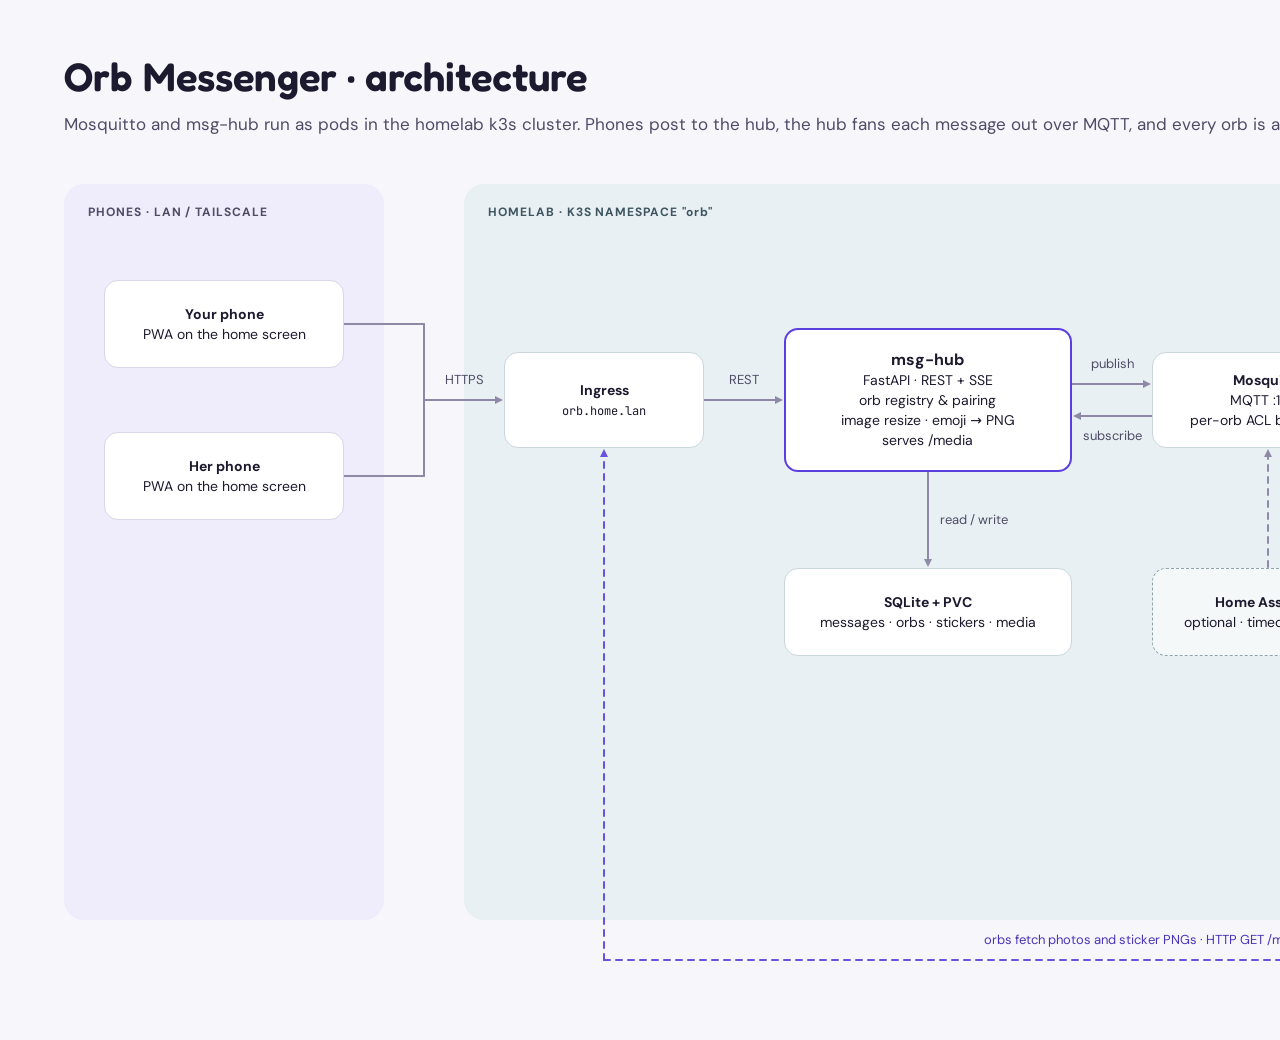
<file: design/html/01-architecture.html>
<!doctype html>
<html lang="en">
<head>
<meta charset="utf-8">
<meta name="viewport" content="width=device-width, initial-scale=1">
<title>Architecture</title>
<style>
@font-face{font-family:'Fredoka';src:url('fonts/fredoka-latin-wght-normal.woff2') format('woff2');font-weight:300 700;font-display:block}
@font-face{font-family:'DM Sans';src:url('fonts/dm-sans-latin-wght-normal.woff2') format('woff2');font-weight:100 1000;font-display:block}
@font-face{font-family:'JetBrains Mono';src:url('fonts/jetbrains-mono-latin-wght-normal.woff2') format('woff2');font-weight:100 800;font-display:block}

body{margin:0}
a{color:#5B3FE0}a:hover{color:#3F27B8}
</style>
</head>
<body>
<div style="position: relative; width: 1840px; height: 1040px; background: #F7F6FB; font-family: 'DM Sans', system-ui, sans-serif; color: #1C1A2E; font-size: 14px; line-height: 20px">

<div style="position: absolute; left: 64px; top: 184px; width: 320px; height: 736px; background: #EFECFB; border-radius: 20px"></div>
<div style="position: absolute; left: 464px; top: 184px; width: 992px; height: 736px; background: #E8F0F3; border-radius: 20px"></div>
<div style="position: absolute; left: 1536px; top: 184px; width: 240px; height: 736px; background: #FBEDE6; border-radius: 20px"></div>

<svg width="80" height="8" viewBox="0 0 80 8" preserveAspectRatio="none" style="position: absolute; left: 344px; top: 320px; width: 80px; height: 8px; overflow: visible; fill: none; stroke: #8E8AA6; stroke-width: 2; stroke-linecap: round; stroke-linejoin: round"><path d="M 0 4 L 80 4"></path></svg>
<svg width="80" height="8" viewBox="0 0 80 8" preserveAspectRatio="none" style="position: absolute; left: 344px; top: 472px; width: 80px; height: 8px; overflow: visible; fill: none; stroke: #8E8AA6; stroke-width: 2; stroke-linecap: round; stroke-linejoin: round"><path d="M 0 4 L 80 4"></path></svg>
<svg width="8" height="152" viewBox="0 0 8 152" preserveAspectRatio="none" style="position: absolute; left: 420px; top: 324px; width: 8px; height: 152px; overflow: visible; fill: none; stroke: #8E8AA6; stroke-width: 2; stroke-linecap: round; stroke-linejoin: round"><path d="M 4 0 L 4 152"></path></svg>
<svg width="79" height="8" viewBox="0 0 79 8" preserveAspectRatio="none" style="position: absolute; left: 424px; top: 396px; width: 79px; height: 8px; overflow: visible; fill: none; stroke: #8E8AA6; stroke-width: 2; stroke-linecap: round; stroke-linejoin: round"><defs><marker id="dc-arrow-head-filled-1" orient="auto" markerWidth="5" markerHeight="5" refX="2" refY="2" overflow="visible"><path d="M0 0 L4 2 L0 4 Z" fill="#8E8AA6" stroke="none" style="stroke: none; fill: #8E8AA6; fill: context-stroke"/></marker></defs><path d="M 0 4 L 75 4" marker-end="url(#dc-arrow-head-filled-1)"></path></svg>
<svg width="79" height="8" viewBox="0 0 79 8" preserveAspectRatio="none" style="position: absolute; left: 704px; top: 396px; width: 79px; height: 8px; overflow: visible; fill: none; stroke: #8E8AA6; stroke-width: 2; stroke-linecap: round; stroke-linejoin: round"><defs><marker id="dc-arrow-head-filled-2" orient="auto" markerWidth="5" markerHeight="5" refX="2" refY="2" overflow="visible"><path d="M0 0 L4 2 L0 4 Z" fill="#8E8AA6" stroke="none" style="stroke: none; fill: #8E8AA6; fill: context-stroke"/></marker></defs><path d="M 0 4 L 75 4" marker-end="url(#dc-arrow-head-filled-2)"></path></svg>
<svg width="79" height="8" viewBox="0 0 79 8" preserveAspectRatio="none" style="position: absolute; left: 1072px; top: 380px; width: 79px; height: 8px; overflow: visible; fill: none; stroke: #8E8AA6; stroke-width: 2; stroke-linecap: round; stroke-linejoin: round"><defs><marker id="dc-arrow-head-filled-3" orient="auto" markerWidth="5" markerHeight="5" refX="2" refY="2" overflow="visible"><path d="M0 0 L4 2 L0 4 Z" fill="#8E8AA6" stroke="none" style="stroke: none; fill: #8E8AA6; fill: context-stroke"/></marker></defs><path d="M 0 4 L 75 4" marker-end="url(#dc-arrow-head-filled-3)"></path></svg>
<svg width="79" height="8" viewBox="0 0 79 8" preserveAspectRatio="none" style="position: absolute; left: 1073px; top: 412px; width: 79px; height: 8px; overflow: visible; fill: none; stroke: #8E8AA6; stroke-width: 2; stroke-linecap: round; stroke-linejoin: round"><defs><marker id="dc-arrow-head-filled-4" orient="auto" markerWidth="5" markerHeight="5" refX="2" refY="2" overflow="visible"><path d="M0 0 L4 2 L0 4 Z" fill="#8E8AA6" stroke="none" style="stroke: none; fill: #8E8AA6; fill: context-stroke"/></marker></defs><path d="M 79 4 L 4 4" marker-end="url(#dc-arrow-head-filled-4)"></path></svg>
<svg width="8" height="95" viewBox="0 0 8 95" preserveAspectRatio="none" style="position: absolute; left: 924px; top: 472px; width: 8px; height: 95px; overflow: visible; fill: none; stroke: #8E8AA6; stroke-width: 2; stroke-linecap: round; stroke-linejoin: round"><defs><marker id="dc-arrow-head-filled-5" orient="auto" markerWidth="5" markerHeight="5" refX="2" refY="2" overflow="visible"><path d="M0 0 L4 2 L0 4 Z" fill="#8E8AA6" stroke="none" style="stroke: none; fill: #8E8AA6; fill: context-stroke"/></marker></defs><path d="M 4 0 L 4 91" marker-end="url(#dc-arrow-head-filled-5)"></path></svg>
<svg width="8" height="118" viewBox="0 0 8 118" preserveAspectRatio="none" style="position: absolute; left: 1264px; top: 449px; width: 8px; height: 118px; overflow: visible; fill: none; stroke: #8E8AA6; stroke-width: 2; stroke-linecap: round; stroke-linejoin: round; stroke-dasharray: 6 6"><defs><marker id="dc-arrow-head-filled-10" orient="auto" markerWidth="5" markerHeight="5" refX="2" refY="2" overflow="visible"><path d="M0 0 L4 2 L0 4 Z" fill="#8E8AA6" stroke="none" style="stroke: none; fill: #8E8AA6; fill: context-stroke"/></marker></defs><path d="M 4 118 L 4 4" marker-end="url(#dc-arrow-head-filled-10)"></path></svg>
<svg width="86" height="8" viewBox="0 0 86 8" preserveAspectRatio="none" style="position: absolute; left: 1384px; top: 396px; width: 86px; height: 8px; overflow: visible; fill: none; stroke: #8E8AA6; stroke-width: 2; stroke-linecap: round; stroke-linejoin: round"><path d="M 0 4 L 86 4"></path></svg>
<svg width="8" height="304" viewBox="0 0 8 304" preserveAspectRatio="none" style="position: absolute; left: 1466px; top: 324px; width: 8px; height: 304px; overflow: visible; fill: none; stroke: #8E8AA6; stroke-width: 2; stroke-linecap: round; stroke-linejoin: round"><path d="M 4 0 L 4 304"></path></svg>
<svg width="85" height="8" viewBox="0 0 85 8" preserveAspectRatio="none" style="position: absolute; left: 1470px; top: 320px; width: 85px; height: 8px; overflow: visible; fill: none; stroke: #8E8AA6; stroke-width: 2; stroke-linecap: round; stroke-linejoin: round"><defs><marker id="dc-arrow-head-filled-6" orient="auto" markerWidth="5" markerHeight="5" refX="2" refY="2" overflow="visible"><path d="M0 0 L4 2 L0 4 Z" fill="#8E8AA6" stroke="none" style="stroke: none; fill: #8E8AA6; fill: context-stroke"/></marker></defs><path d="M 0 4 L 81 4" marker-end="url(#dc-arrow-head-filled-6)"></path></svg>
<svg width="85" height="8" viewBox="0 0 85 8" preserveAspectRatio="none" style="position: absolute; left: 1470px; top: 472px; width: 85px; height: 8px; overflow: visible; fill: none; stroke: #8E8AA6; stroke-width: 2; stroke-linecap: round; stroke-linejoin: round"><defs><marker id="dc-arrow-head-filled-7" orient="auto" markerWidth="5" markerHeight="5" refX="2" refY="2" overflow="visible"><path d="M0 0 L4 2 L0 4 Z" fill="#8E8AA6" stroke="none" style="stroke: none; fill: #8E8AA6; fill: context-stroke"/></marker></defs><path d="M 0 4 L 81 4" marker-end="url(#dc-arrow-head-filled-7)"></path></svg>
<svg width="85" height="8" viewBox="0 0 85 8" preserveAspectRatio="none" style="position: absolute; left: 1470px; top: 624px; width: 85px; height: 8px; overflow: visible; fill: none; stroke: #8E8AA6; stroke-width: 2; stroke-linecap: round; stroke-linejoin: round"><defs><marker id="dc-arrow-head-filled-8" orient="auto" markerWidth="5" markerHeight="5" refX="2" refY="2" overflow="visible"><path d="M0 0 L4 2 L0 4 Z" fill="#8E8AA6" stroke="none" style="stroke: none; fill: #8E8AA6; fill: context-stroke"/></marker></defs><path d="M 0 4 L 81 4" marker-end="url(#dc-arrow-head-filled-8)"></path></svg>
<svg width="8" height="288" viewBox="0 0 8 288" preserveAspectRatio="none" style="position: absolute; left: 1652px; top: 672px; width: 8px; height: 288px; overflow: visible; fill: none; stroke: #6A52E0; stroke-width: 2; stroke-linecap: round; stroke-linejoin: round; stroke-dasharray: 6 6"><path d="M 4 0 L 4 288"></path></svg>
<svg width="1052" height="8" viewBox="0 0 1052 8" preserveAspectRatio="none" style="position: absolute; left: 604px; top: 956px; width: 1052px; height: 8px; overflow: visible; fill: none; stroke: #6A52E0; stroke-width: 2; stroke-linecap: round; stroke-linejoin: round; stroke-dasharray: 6 6"><path d="M 0 4 L 1052 4"></path></svg>
<svg width="8" height="511" viewBox="0 0 8 511" preserveAspectRatio="none" style="position: absolute; left: 600px; top: 449px; width: 8px; height: 511px; overflow: visible; fill: none; stroke: #6A52E0; stroke-width: 2; stroke-linecap: round; stroke-linejoin: round; stroke-dasharray: 6 6"><defs><marker id="dc-arrow-head-filled-9" orient="auto" markerWidth="5" markerHeight="5" refX="2" refY="2" overflow="visible"><path d="M0 0 L4 2 L0 4 Z" fill="#6A52E0" stroke="none" style="stroke: none; fill: #6A52E0; fill: context-stroke"/></marker></defs><path d="M 4 511 L 4 4" marker-end="url(#dc-arrow-head-filled-9)"></path></svg>

<div style="position: absolute; left: 64px; top: 52px; font-family: Fredoka, 'DM Sans', system-ui, sans-serif; font-size: 40px; line-height: 48px; font-weight: 600">Orb Messenger · architecture</div>
<div style="position: absolute; left: 64px; top: 112px; width: 1500px; font-size: 17px; line-height: 24px; color: #4F4C66">Mosquitto and msg-hub run as pods in the homelab k3s cluster. Phones post to the hub, the hub fans each message out over MQTT, and every orb is a plain subscriber.</div>

<div style="position: absolute; left: 88px; top: 204px; font-size: 12px; line-height: 16px; letter-spacing: 0.08em; font-weight: 700; color: #4F4C66">PHONES · LAN / TAILSCALE</div>
<div style="position: absolute; left: 488px; top: 204px; font-size: 12px; line-height: 16px; letter-spacing: 0.08em; font-weight: 700; color: #3E5560">HOMELAB · K3S NAMESPACE "orb"</div>
<div style="position: absolute; left: 1560px; top: 204px; font-size: 12px; line-height: 16px; letter-spacing: 0.08em; font-weight: 700; color: #7A4A33">ORBS · HOME WI-FI</div>

<div style="position: absolute; left: 104px; top: 280px; width: 240px; height: 88px; box-sizing: border-box; padding: 12px; display: flex; align-items: center; justify-content: center; text-align: center; background: #FFFFFF; border: 1px solid #D9D6E8; border-radius: 14px"><span><b>Your phone</b><br>PWA on the home screen</span></div>
<div style="position: absolute; left: 104px; top: 432px; width: 240px; height: 88px; box-sizing: border-box; padding: 12px; display: flex; align-items: center; justify-content: center; text-align: center; background: #FFFFFF; border: 1px solid #D9D6E8; border-radius: 14px"><span><b>Her phone</b><br>PWA on the home screen</span></div>

<div style="position: absolute; left: 504px; top: 352px; width: 200px; height: 96px; box-sizing: border-box; padding: 12px; display: flex; align-items: center; justify-content: center; text-align: center; background: #FFFFFF; border: 1px solid #C9D6DC; border-radius: 14px"><span><b>Ingress</b><br><span style="font-family: 'JetBrains Mono', ui-monospace, monospace; font-size: 12px">orb.home.lan</span></span></div>
<div style="position: absolute; left: 784px; top: 328px; width: 288px; height: 144px; box-sizing: border-box; padding: 12px; display: flex; align-items: center; justify-content: center; text-align: center; background: #FFFFFF; border: 2px solid #5B3FE0; border-radius: 14px"><span><b style="font-size: 16px">msg-hub</b><br>FastAPI · REST + SSE<br>orb registry &amp; pairing<br>image resize · emoji → PNG<br>serves /media</span></div>
<div style="position: absolute; left: 1152px; top: 352px; width: 232px; height: 96px; box-sizing: border-box; padding: 12px; display: flex; align-items: center; justify-content: center; text-align: center; background: #FFFFFF; border: 1px solid #C9D6DC; border-radius: 14px"><span><b>Mosquitto</b><br>MQTT :1883<br>per-orb ACL by client id</span></div>
<div style="position: absolute; left: 784px; top: 568px; width: 288px; height: 88px; box-sizing: border-box; padding: 12px; display: flex; align-items: center; justify-content: center; text-align: center; background: #FFFFFF; border: 1px solid #C9D6DC; border-radius: 14px"><span><b>SQLite + PVC</b><br>messages · orbs · stickers · media</span></div>
<div style="position: absolute; left: 1152px; top: 568px; width: 232px; height: 88px; box-sizing: border-box; padding: 12px; display: flex; align-items: center; justify-content: center; text-align: center; background: #F4F8F9; border: 1px dashed #8FA3AB; border-radius: 14px"><span><b>Home Assistant</b><br>optional · timed messages</span></div>

<div style="position: absolute; left: 1556px; top: 280px; width: 200px; height: 88px; box-sizing: border-box; padding: 12px; display: flex; align-items: center; justify-content: center; text-align: center; background: #FFFFFF; border: 1px solid #E5CFC3; border-radius: 44px"><span><b>Orb · Lee's office</b><br>ESP32-S3 · round</span></div>
<div style="position: absolute; left: 1556px; top: 432px; width: 200px; height: 88px; box-sizing: border-box; padding: 12px; display: flex; align-items: center; justify-content: center; text-align: center; background: #FFFFFF; border: 1px solid #E5CFC3; border-radius: 44px"><span><b>Orb · Her office</b><br>ESP32-S3 · round</span></div>
<div style="position: absolute; left: 1556px; top: 584px; width: 200px; height: 88px; box-sizing: border-box; padding: 12px; display: flex; align-items: center; justify-content: center; text-align: center; background: #FFF8F4; border: 1px dashed #C79A84; border-radius: 44px"><span><b>Next orb</b><br>registers itself on boot</span></div>

<div style="position: absolute; left: 438px; top: 372px; width: 52px; text-align: center; font-size: 13px; line-height: 16px; color: #4F4C66">HTTPS</div>
<div style="position: absolute; left: 722px; top: 372px; width: 44px; text-align: center; font-size: 13px; line-height: 16px; color: #4F4C66">REST</div>
<div style="position: absolute; left: 1082px; top: 356px; width: 60px; text-align: center; font-size: 13px; line-height: 16px; color: #4F4C66">publish</div>
<div style="position: absolute; left: 1074px; top: 428px; width: 76px; text-align: center; font-size: 13px; line-height: 16px; color: #4F4C66">subscribe</div>
<div style="position: absolute; left: 940px; top: 512px; width: 84px; text-align: left; font-size: 13px; line-height: 16px; color: #4F4C66">read / write</div>
<div style="position: absolute; left: 1280px; top: 500px; width: 64px; text-align: left; font-size: 13px; line-height: 16px; color: #4F4C66">optional</div>
<div style="position: absolute; left: 1482px; top: 392px; width: 44px; text-align: left; font-size: 13px; line-height: 16px; font-weight: 700; color: #4F4C66">MQTT</div>
<div style="position: absolute; left: 920px; top: 932px; width: 480px; text-align: center; font-size: 13px; line-height: 16px; color: #4A34B8">orbs fetch photos and sticker PNGs · HTTP GET /media/{id}</div>
</div>
</body>
</html>
</file>
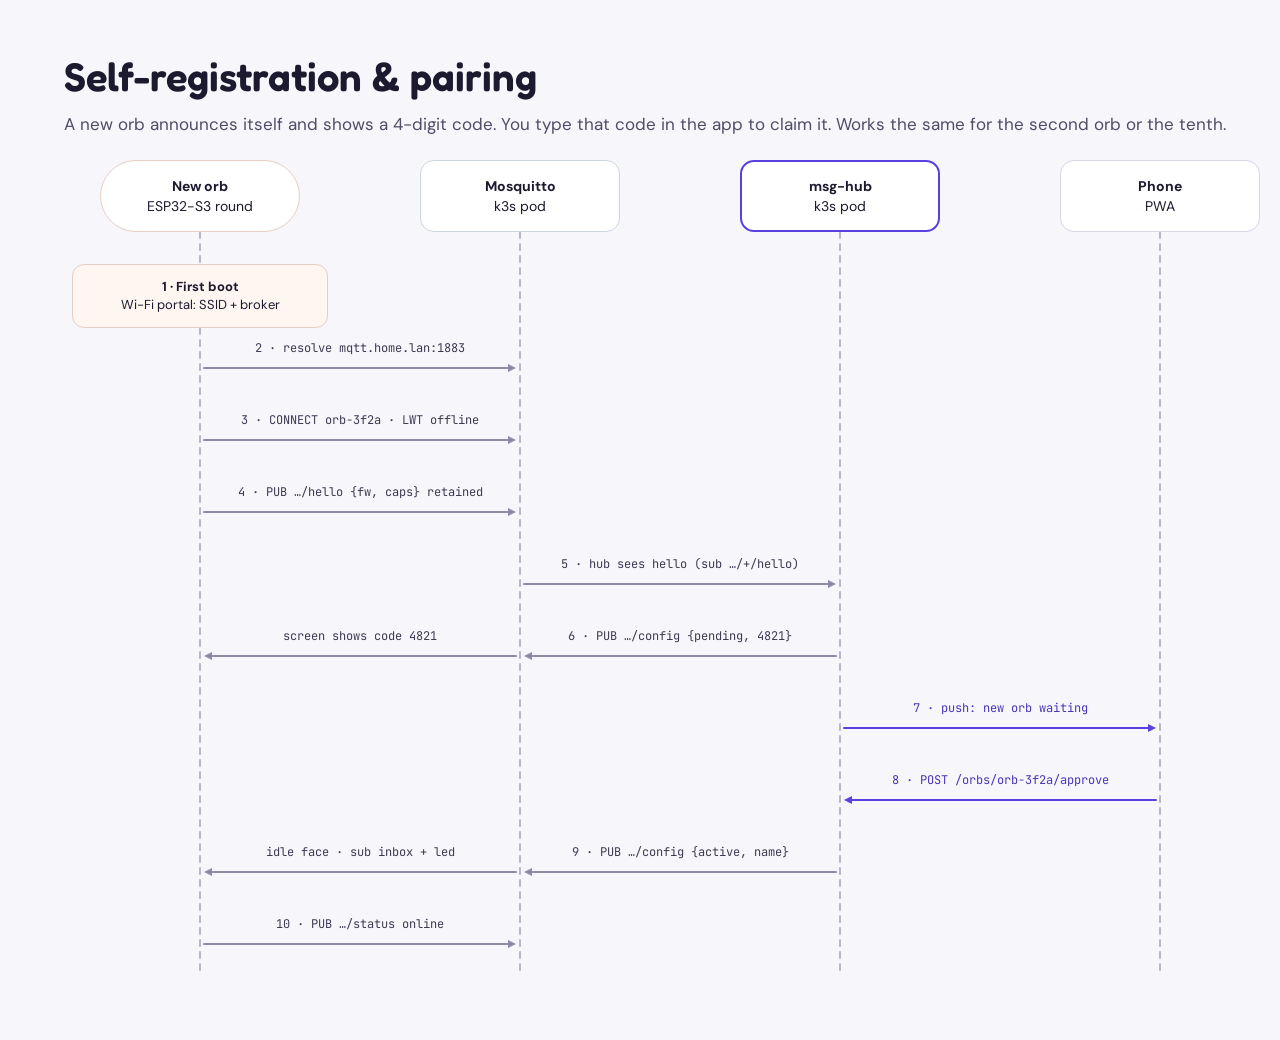
<file: design/html/02-registration-pairing.html>
<!doctype html>
<html lang="en">
<head>
<meta charset="utf-8">
<meta name="viewport" content="width=device-width, initial-scale=1">
<title>Self-registration & pairing</title>
<style>
@font-face{font-family:'Fredoka';src:url('fonts/fredoka-latin-wght-normal.woff2') format('woff2');font-weight:300 700;font-display:block}
@font-face{font-family:'DM Sans';src:url('fonts/dm-sans-latin-wght-normal.woff2') format('woff2');font-weight:100 1000;font-display:block}
@font-face{font-family:'JetBrains Mono';src:url('fonts/jetbrains-mono-latin-wght-normal.woff2') format('woff2');font-weight:100 800;font-display:block}

body{margin:0}
a{color:#5B3FE0}a:hover{color:#3F27B8}
</style>
</head>
<body>
<div style="position: relative; width: 1360px; height: 1040px; background: #F7F6FB; font-family: 'DM Sans', system-ui, sans-serif; color: #1C1A2E; font-size: 14px; line-height: 20px">

<svg width="8" height="744" viewBox="0 0 8 744" preserveAspectRatio="none" style="position: absolute; left: 196px; top: 232px; width: 8px; height: 744px; overflow: visible; fill: none; stroke: #B9B5CC; stroke-width: 2; stroke-linecap: round; stroke-linejoin: round; stroke-dasharray: 6 6"><path d="M 4 0 L 4 744"></path></svg>
<svg width="8" height="744" viewBox="0 0 8 744" preserveAspectRatio="none" style="position: absolute; left: 516px; top: 232px; width: 8px; height: 744px; overflow: visible; fill: none; stroke: #B9B5CC; stroke-width: 2; stroke-linecap: round; stroke-linejoin: round; stroke-dasharray: 6 6"><path d="M 4 0 L 4 744"></path></svg>
<svg width="8" height="744" viewBox="0 0 8 744" preserveAspectRatio="none" style="position: absolute; left: 836px; top: 232px; width: 8px; height: 744px; overflow: visible; fill: none; stroke: #B9B5CC; stroke-width: 2; stroke-linecap: round; stroke-linejoin: round; stroke-dasharray: 6 6"><path d="M 4 0 L 4 744"></path></svg>
<svg width="8" height="744" viewBox="0 0 8 744" preserveAspectRatio="none" style="position: absolute; left: 1156px; top: 232px; width: 8px; height: 744px; overflow: visible; fill: none; stroke: #B9B5CC; stroke-width: 2; stroke-linecap: round; stroke-linejoin: round; stroke-dasharray: 6 6"><path d="M 4 0 L 4 744"></path></svg>

<svg width="312" height="8" viewBox="0 0 312 8" preserveAspectRatio="none" style="position: absolute; left: 204px; top: 364px; width: 312px; height: 8px; overflow: visible; fill: none; stroke: #8E8AA6; stroke-width: 2; stroke-linecap: round; stroke-linejoin: round"><defs><marker id="dc-arrow-head-filled-1" orient="auto" markerWidth="5" markerHeight="5" refX="2" refY="2" overflow="visible"><path d="M0 0 L4 2 L0 4 Z" fill="#8E8AA6" stroke="none" style="stroke: none; fill: #8E8AA6; fill: context-stroke"/></marker></defs><path d="M 0 4 L 308 4" marker-end="url(#dc-arrow-head-filled-1)"></path></svg>
<svg width="312" height="8" viewBox="0 0 312 8" preserveAspectRatio="none" style="position: absolute; left: 204px; top: 436px; width: 312px; height: 8px; overflow: visible; fill: none; stroke: #8E8AA6; stroke-width: 2; stroke-linecap: round; stroke-linejoin: round"><defs><marker id="dc-arrow-head-filled-2" orient="auto" markerWidth="5" markerHeight="5" refX="2" refY="2" overflow="visible"><path d="M0 0 L4 2 L0 4 Z" fill="#8E8AA6" stroke="none" style="stroke: none; fill: #8E8AA6; fill: context-stroke"/></marker></defs><path d="M 0 4 L 308 4" marker-end="url(#dc-arrow-head-filled-2)"></path></svg>
<svg width="312" height="8" viewBox="0 0 312 8" preserveAspectRatio="none" style="position: absolute; left: 204px; top: 508px; width: 312px; height: 8px; overflow: visible; fill: none; stroke: #8E8AA6; stroke-width: 2; stroke-linecap: round; stroke-linejoin: round"><defs><marker id="dc-arrow-head-filled-3" orient="auto" markerWidth="5" markerHeight="5" refX="2" refY="2" overflow="visible"><path d="M0 0 L4 2 L0 4 Z" fill="#8E8AA6" stroke="none" style="stroke: none; fill: #8E8AA6; fill: context-stroke"/></marker></defs><path d="M 0 4 L 308 4" marker-end="url(#dc-arrow-head-filled-3)"></path></svg>
<svg width="312" height="8" viewBox="0 0 312 8" preserveAspectRatio="none" style="position: absolute; left: 524px; top: 580px; width: 312px; height: 8px; overflow: visible; fill: none; stroke: #8E8AA6; stroke-width: 2; stroke-linecap: round; stroke-linejoin: round"><defs><marker id="dc-arrow-head-filled-4" orient="auto" markerWidth="5" markerHeight="5" refX="2" refY="2" overflow="visible"><path d="M0 0 L4 2 L0 4 Z" fill="#8E8AA6" stroke="none" style="stroke: none; fill: #8E8AA6; fill: context-stroke"/></marker></defs><path d="M 0 4 L 308 4" marker-end="url(#dc-arrow-head-filled-4)"></path></svg>
<svg width="312" height="8" viewBox="0 0 312 8" preserveAspectRatio="none" style="position: absolute; left: 524px; top: 652px; width: 312px; height: 8px; overflow: visible; fill: none; stroke: #8E8AA6; stroke-width: 2; stroke-linecap: round; stroke-linejoin: round"><defs><marker id="dc-arrow-head-filled-5" orient="auto" markerWidth="5" markerHeight="5" refX="2" refY="2" overflow="visible"><path d="M0 0 L4 2 L0 4 Z" fill="#8E8AA6" stroke="none" style="stroke: none; fill: #8E8AA6; fill: context-stroke"/></marker></defs><path d="M 312 4 L 4 4" marker-end="url(#dc-arrow-head-filled-5)"></path></svg>
<svg width="312" height="8" viewBox="0 0 312 8" preserveAspectRatio="none" style="position: absolute; left: 204px; top: 652px; width: 312px; height: 8px; overflow: visible; fill: none; stroke: #8E8AA6; stroke-width: 2; stroke-linecap: round; stroke-linejoin: round"><defs><marker id="dc-arrow-head-filled-6" orient="auto" markerWidth="5" markerHeight="5" refX="2" refY="2" overflow="visible"><path d="M0 0 L4 2 L0 4 Z" fill="#8E8AA6" stroke="none" style="stroke: none; fill: #8E8AA6; fill: context-stroke"/></marker></defs><path d="M 312 4 L 4 4" marker-end="url(#dc-arrow-head-filled-6)"></path></svg>
<svg width="312" height="8" viewBox="0 0 312 8" preserveAspectRatio="none" style="position: absolute; left: 844px; top: 724px; width: 312px; height: 8px; overflow: visible; fill: none; stroke: #5B3FE0; stroke-width: 2; stroke-linecap: round; stroke-linejoin: round"><defs><marker id="dc-arrow-head-filled-7" orient="auto" markerWidth="5" markerHeight="5" refX="2" refY="2" overflow="visible"><path d="M0 0 L4 2 L0 4 Z" fill="#5B3FE0" stroke="none" style="stroke: none; fill: #5B3FE0; fill: context-stroke"/></marker></defs><path d="M 0 4 L 308 4" marker-end="url(#dc-arrow-head-filled-7)"></path></svg>
<svg width="312" height="8" viewBox="0 0 312 8" preserveAspectRatio="none" style="position: absolute; left: 844px; top: 796px; width: 312px; height: 8px; overflow: visible; fill: none; stroke: #5B3FE0; stroke-width: 2; stroke-linecap: round; stroke-linejoin: round"><defs><marker id="dc-arrow-head-filled-8" orient="auto" markerWidth="5" markerHeight="5" refX="2" refY="2" overflow="visible"><path d="M0 0 L4 2 L0 4 Z" fill="#5B3FE0" stroke="none" style="stroke: none; fill: #5B3FE0; fill: context-stroke"/></marker></defs><path d="M 312 4 L 4 4" marker-end="url(#dc-arrow-head-filled-8)"></path></svg>
<svg width="312" height="8" viewBox="0 0 312 8" preserveAspectRatio="none" style="position: absolute; left: 524px; top: 868px; width: 312px; height: 8px; overflow: visible; fill: none; stroke: #8E8AA6; stroke-width: 2; stroke-linecap: round; stroke-linejoin: round"><defs><marker id="dc-arrow-head-filled-9" orient="auto" markerWidth="5" markerHeight="5" refX="2" refY="2" overflow="visible"><path d="M0 0 L4 2 L0 4 Z" fill="#8E8AA6" stroke="none" style="stroke: none; fill: #8E8AA6; fill: context-stroke"/></marker></defs><path d="M 312 4 L 4 4" marker-end="url(#dc-arrow-head-filled-9)"></path></svg>
<svg width="312" height="8" viewBox="0 0 312 8" preserveAspectRatio="none" style="position: absolute; left: 204px; top: 868px; width: 312px; height: 8px; overflow: visible; fill: none; stroke: #8E8AA6; stroke-width: 2; stroke-linecap: round; stroke-linejoin: round"><defs><marker id="dc-arrow-head-filled-10" orient="auto" markerWidth="5" markerHeight="5" refX="2" refY="2" overflow="visible"><path d="M0 0 L4 2 L0 4 Z" fill="#8E8AA6" stroke="none" style="stroke: none; fill: #8E8AA6; fill: context-stroke"/></marker></defs><path d="M 312 4 L 4 4" marker-end="url(#dc-arrow-head-filled-10)"></path></svg>
<svg width="312" height="8" viewBox="0 0 312 8" preserveAspectRatio="none" style="position: absolute; left: 204px; top: 940px; width: 312px; height: 8px; overflow: visible; fill: none; stroke: #8E8AA6; stroke-width: 2; stroke-linecap: round; stroke-linejoin: round"><defs><marker id="dc-arrow-head-filled-11" orient="auto" markerWidth="5" markerHeight="5" refX="2" refY="2" overflow="visible"><path d="M0 0 L4 2 L0 4 Z" fill="#8E8AA6" stroke="none" style="stroke: none; fill: #8E8AA6; fill: context-stroke"/></marker></defs><path d="M 0 4 L 308 4" marker-end="url(#dc-arrow-head-filled-11)"></path></svg>

<div style="position: absolute; left: 64px; top: 52px; font-family: Fredoka, 'DM Sans', system-ui, sans-serif; font-size: 40px; line-height: 48px; font-weight: 600">Self-registration &amp; pairing</div>
<div style="position: absolute; left: 64px; top: 112px; width: 1200px; font-size: 17px; line-height: 24px; color: #4F4C66">A new orb announces itself and shows a 4-digit code. You type that code in the app to claim it. Works the same for the second orb or the tenth.</div>

<div style="position: absolute; left: 100px; top: 160px; width: 200px; height: 72px; box-sizing: border-box; padding: 8px; display: flex; align-items: center; justify-content: center; text-align: center; background: #FFFFFF; border: 1px solid #E5CFC3; border-radius: 36px"><span><b>New orb</b><br>ESP32-S3 round</span></div>
<div style="position: absolute; left: 420px; top: 160px; width: 200px; height: 72px; box-sizing: border-box; padding: 8px; display: flex; align-items: center; justify-content: center; text-align: center; background: #FFFFFF; border: 1px solid #C9D6DC; border-radius: 14px"><span><b>Mosquitto</b><br>k3s pod</span></div>
<div style="position: absolute; left: 740px; top: 160px; width: 200px; height: 72px; box-sizing: border-box; padding: 8px; display: flex; align-items: center; justify-content: center; text-align: center; background: #FFFFFF; border: 2px solid #5B3FE0; border-radius: 14px"><span><b>msg-hub</b><br>k3s pod</span></div>
<div style="position: absolute; left: 1060px; top: 160px; width: 200px; height: 72px; box-sizing: border-box; padding: 8px; display: flex; align-items: center; justify-content: center; text-align: center; background: #FFFFFF; border: 1px solid #D9D6E8; border-radius: 14px"><span><b>Phone</b><br>PWA</span></div>

<div style="position: absolute; left: 72px; top: 264px; width: 256px; height: 64px; box-sizing: border-box; padding: 8px 12px; display: flex; align-items: center; justify-content: center; text-align: center; background: #FFF6F1; border: 1px solid #E5CFC3; border-radius: 12px; font-size: 13px; line-height: 18px"><span><b>1 · First boot</b><br>Wi-Fi portal: SSID + broker</span></div>

<div style="position: absolute; left: 208px; top: 340px; width: 304px; text-align: center; font-family: 'JetBrains Mono', ui-monospace, monospace; font-size: 12px; line-height: 16px; color: #3D3A52">2 · resolve mqtt.home.lan:1883</div>
<div style="position: absolute; left: 208px; top: 412px; width: 304px; text-align: center; font-family: 'JetBrains Mono', ui-monospace, monospace; font-size: 12px; line-height: 16px; color: #3D3A52">3 · CONNECT orb-3f2a · LWT offline</div>
<div style="position: absolute; left: 208px; top: 484px; width: 304px; text-align: center; font-family: 'JetBrains Mono', ui-monospace, monospace; font-size: 12px; line-height: 16px; color: #3D3A52">4 · PUB …/hello {fw, caps} retained</div>
<div style="position: absolute; left: 528px; top: 556px; width: 304px; text-align: center; font-family: 'JetBrains Mono', ui-monospace, monospace; font-size: 12px; line-height: 16px; color: #3D3A52">5 · hub sees hello (sub …/+/hello)</div>
<div style="position: absolute; left: 528px; top: 628px; width: 304px; text-align: center; font-family: 'JetBrains Mono', ui-monospace, monospace; font-size: 12px; line-height: 16px; color: #3D3A52">6 · PUB …/config {pending, 4821}</div>
<div style="position: absolute; left: 208px; top: 628px; width: 304px; text-align: center; font-family: 'JetBrains Mono', ui-monospace, monospace; font-size: 12px; line-height: 16px; color: #3D3A52">screen shows code 4821</div>
<div style="position: absolute; left: 848px; top: 700px; width: 304px; text-align: center; font-family: 'JetBrains Mono', ui-monospace, monospace; font-size: 12px; line-height: 16px; color: #4A34B8">7 · push: new orb waiting</div>
<div style="position: absolute; left: 848px; top: 772px; width: 304px; text-align: center; font-family: 'JetBrains Mono', ui-monospace, monospace; font-size: 12px; line-height: 16px; color: #4A34B8">8 · POST /orbs/orb-3f2a/approve</div>
<div style="position: absolute; left: 528px; top: 844px; width: 304px; text-align: center; font-family: 'JetBrains Mono', ui-monospace, monospace; font-size: 12px; line-height: 16px; color: #3D3A52">9 · PUB …/config {active, name}</div>
<div style="position: absolute; left: 208px; top: 844px; width: 304px; text-align: center; font-family: 'JetBrains Mono', ui-monospace, monospace; font-size: 12px; line-height: 16px; color: #3D3A52">idle face · sub inbox + led</div>
<div style="position: absolute; left: 208px; top: 916px; width: 304px; text-align: center; font-family: 'JetBrains Mono', ui-monospace, monospace; font-size: 12px; line-height: 16px; color: #3D3A52">10 · PUB …/status online</div>
</div>
</body>
</html>
</file>
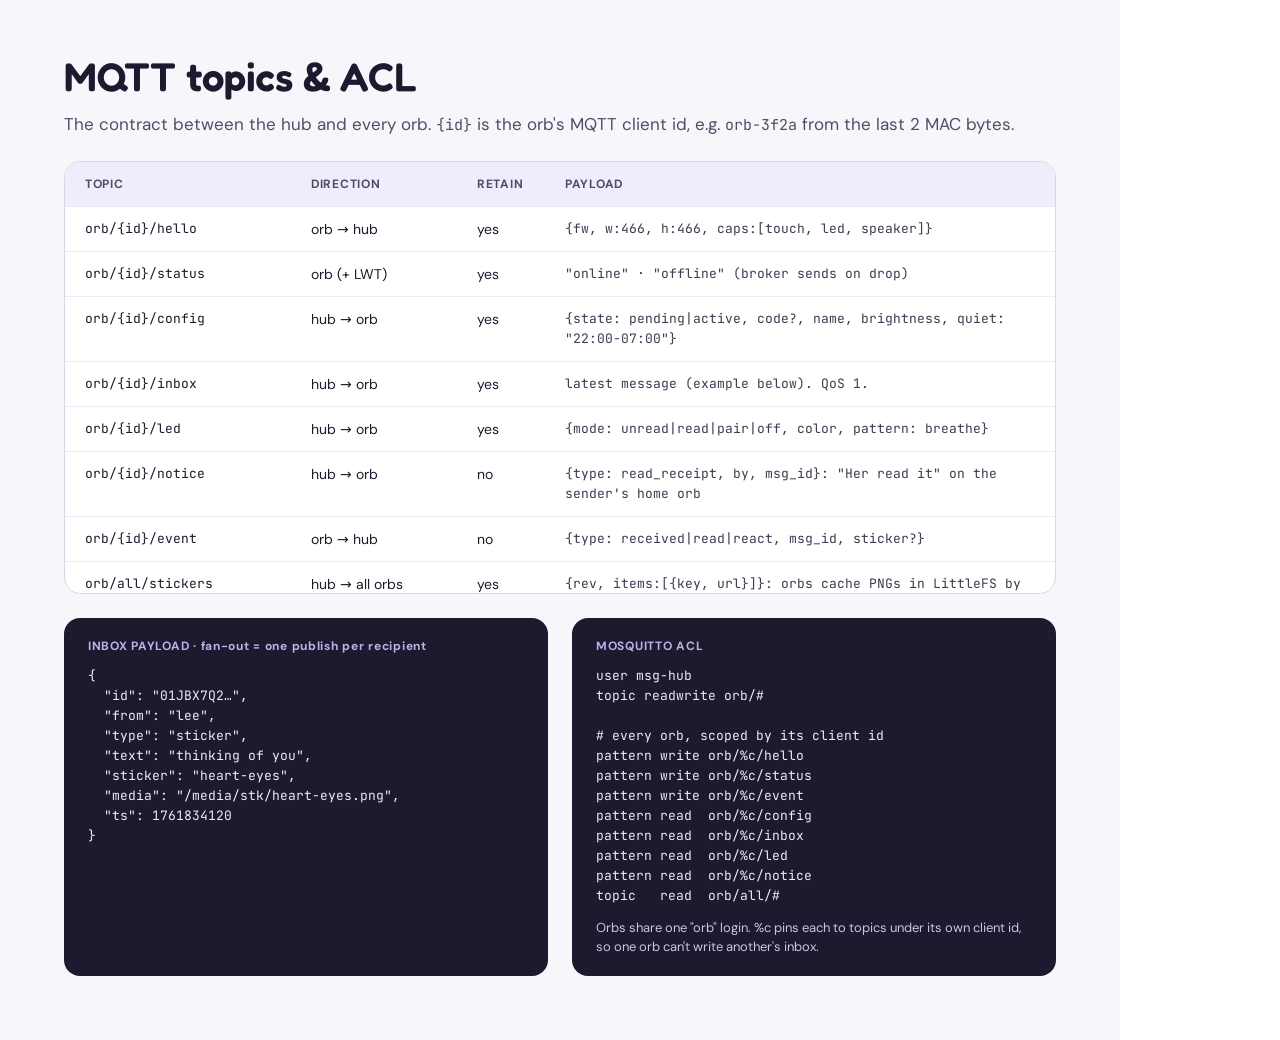
<file: design/html/03-mqtt-topics-acl.html>
<!doctype html>
<html lang="en">
<head>
<meta charset="utf-8">
<meta name="viewport" content="width=device-width, initial-scale=1">
<title>MQTT topics & ACL</title>
<style>
@font-face{font-family:'Fredoka';src:url('fonts/fredoka-latin-wght-normal.woff2') format('woff2');font-weight:300 700;font-display:block}
@font-face{font-family:'DM Sans';src:url('fonts/dm-sans-latin-wght-normal.woff2') format('woff2');font-weight:100 1000;font-display:block}
@font-face{font-family:'JetBrains Mono';src:url('fonts/jetbrains-mono-latin-wght-normal.woff2') format('woff2');font-weight:100 800;font-display:block}

body{margin:0}
a{color:#5B3FE0}a:hover{color:#3F27B8}
</style>
</head>
<body>
<div style="width: 1120px; height: 1040px; box-sizing: border-box; padding: 52px 64px 64px; background: #F7F6FB; font-family: 'DM Sans', system-ui, sans-serif; color: #1C1A2E; display: flex; flex-direction: column; gap: 24px">
<div style="display: flex; flex-direction: column; gap: 12px">
<h1 style="margin: 0; font-family: Fredoka, 'DM Sans', system-ui, sans-serif; font-size: 40px; line-height: 48px; font-weight: 600">MQTT topics &amp; ACL</h1>
<p style="margin: 0; font-size: 17px; line-height: 24px; color: #4F4C66">The contract between the hub and every orb. <span style="font-family: 'JetBrains Mono', ui-monospace, monospace; font-size: 15px">{id}</span> is the orb's MQTT client id, e.g. <span style="font-family: 'JetBrains Mono', ui-monospace, monospace; font-size: 15px">orb-3f2a</span> from the last 2 MAC bytes.</p>
</div>

<div style="background: #FFFFFF; border: 1px solid #D9D6E8; border-radius: 16px; overflow: hidden; font-size: 14px; line-height: 20px">
<div style="display: grid; grid-template-columns: 210px 150px 72px minmax(0, 1fr); gap: 16px; padding: 12px 20px; background: #EFECFB; font-size: 12px; letter-spacing: 0.06em; font-weight: 700; color: #4F4C66">
<div>TOPIC</div><div>DIRECTION</div><div>RETAIN</div><div>PAYLOAD</div>
</div>
<div style="display: grid; grid-template-columns: 210px 150px 72px minmax(0, 1fr); gap: 16px; padding: 12px 20px; border-top: 1px solid #ECEAF3">
<div style="font-family: 'JetBrains Mono', ui-monospace, monospace; font-size: 13px">orb/{id}/hello</div><div>orb → hub</div><div>yes</div><div style="font-family: 'JetBrains Mono', ui-monospace, monospace; font-size: 13px; color: #3D3A52">{fw, w:466, h:466, caps:[touch, led, speaker]}</div>
</div>
<div style="display: grid; grid-template-columns: 210px 150px 72px minmax(0, 1fr); gap: 16px; padding: 12px 20px; border-top: 1px solid #ECEAF3">
<div style="font-family: 'JetBrains Mono', ui-monospace, monospace; font-size: 13px">orb/{id}/status</div><div>orb (+ LWT)</div><div>yes</div><div style="font-family: 'JetBrains Mono', ui-monospace, monospace; font-size: 13px; color: #3D3A52">"online" · "offline" (broker sends on drop)</div>
</div>
<div style="display: grid; grid-template-columns: 210px 150px 72px minmax(0, 1fr); gap: 16px; padding: 12px 20px; border-top: 1px solid #ECEAF3">
<div style="font-family: 'JetBrains Mono', ui-monospace, monospace; font-size: 13px">orb/{id}/config</div><div>hub → orb</div><div>yes</div><div style="font-family: 'JetBrains Mono', ui-monospace, monospace; font-size: 13px; color: #3D3A52">{state: pending|active, code?, name, brightness, quiet: "22:00-07:00"}</div>
</div>
<div style="display: grid; grid-template-columns: 210px 150px 72px minmax(0, 1fr); gap: 16px; padding: 12px 20px; border-top: 1px solid #ECEAF3">
<div style="font-family: 'JetBrains Mono', ui-monospace, monospace; font-size: 13px">orb/{id}/inbox</div><div>hub → orb</div><div>yes</div><div style="font-family: 'JetBrains Mono', ui-monospace, monospace; font-size: 13px; color: #3D3A52">latest message (example below). QoS 1.</div>
</div>
<div style="display: grid; grid-template-columns: 210px 150px 72px minmax(0, 1fr); gap: 16px; padding: 12px 20px; border-top: 1px solid #ECEAF3">
<div style="font-family: 'JetBrains Mono', ui-monospace, monospace; font-size: 13px">orb/{id}/led</div><div>hub → orb</div><div>yes</div><div style="font-family: 'JetBrains Mono', ui-monospace, monospace; font-size: 13px; color: #3D3A52">{mode: unread|read|pair|off, color, pattern: breathe}</div>
</div>
<div style="display: grid; grid-template-columns: 210px 150px 72px minmax(0, 1fr); gap: 16px; padding: 12px 20px; border-top: 1px solid #ECEAF3">
<div style="font-family: 'JetBrains Mono', ui-monospace, monospace; font-size: 13px">orb/{id}/notice</div><div>hub → orb</div><div>no</div><div style="font-family: 'JetBrains Mono', ui-monospace, monospace; font-size: 13px; color: #3D3A52">{type: read_receipt, by, msg_id}: "Her read it" on the sender's home orb</div>
</div>
<div style="display: grid; grid-template-columns: 210px 150px 72px minmax(0, 1fr); gap: 16px; padding: 12px 20px; border-top: 1px solid #ECEAF3">
<div style="font-family: 'JetBrains Mono', ui-monospace, monospace; font-size: 13px">orb/{id}/event</div><div>orb → hub</div><div>no</div><div style="font-family: 'JetBrains Mono', ui-monospace, monospace; font-size: 13px; color: #3D3A52">{type: received|read|react, msg_id, sticker?}</div>
</div>
<div style="display: grid; grid-template-columns: 210px 150px 72px minmax(0, 1fr); gap: 16px; padding: 12px 20px; border-top: 1px solid #ECEAF3">
<div style="font-family: 'JetBrains Mono', ui-monospace, monospace; font-size: 13px">orb/all/stickers</div><div>hub → all orbs</div><div>yes</div><div style="font-family: 'JetBrains Mono', ui-monospace, monospace; font-size: 13px; color: #3D3A52">{rev, items:[{key, url}]}: orbs cache PNGs in LittleFS by rev</div>
</div>
</div>

<div style="display: grid; grid-template-columns: repeat(2, minmax(0, 1fr)); gap: 24px; flex-grow: 1">
<div style="background: #1C1A2E; color: #ECEAF6; border-radius: 16px; padding: 20px 24px; display: flex; flex-direction: column; gap: 12px">
<div style="font-size: 12px; letter-spacing: 0.06em; font-weight: 700; color: #B9B3E6">INBOX PAYLOAD · fan-out = one publish per recipient</div>
<pre style="margin: 0; font-family: 'JetBrains Mono', ui-monospace, monospace; font-size: 13px; line-height: 20px; white-space: pre">{
  "id": "01JBX7Q2…",
  "from": "lee",
  "type": "sticker",
  "text": "thinking of you",
  "sticker": "heart-eyes",
  "media": "/media/stk/heart-eyes.png",
  "ts": 1761834120
}</pre>
</div>
<div style="background: #1C1A2E; color: #ECEAF6; border-radius: 16px; padding: 20px 24px; display: flex; flex-direction: column; gap: 12px">
<div style="font-size: 12px; letter-spacing: 0.06em; font-weight: 700; color: #B9B3E6">MOSQUITTO ACL</div>
<pre style="margin: 0; font-family: 'JetBrains Mono', ui-monospace, monospace; font-size: 13px; line-height: 20px; white-space: pre">user msg-hub
topic readwrite orb/#

# every orb, scoped by its client id
pattern write orb/%c/hello
pattern write orb/%c/status
pattern write orb/%c/event
pattern read  orb/%c/config
pattern read  orb/%c/inbox
pattern read  orb/%c/led
pattern read  orb/%c/notice
topic   read  orb/all/#</pre>
<div style="font-size: 13px; line-height: 19px; color: #C9C5E6">Orbs share one "orb" login. %c pins each to topics under its own client id, so one orb can't write another's inbox.</div>
</div>
</div>
</div>
</body>
</html>
</file>
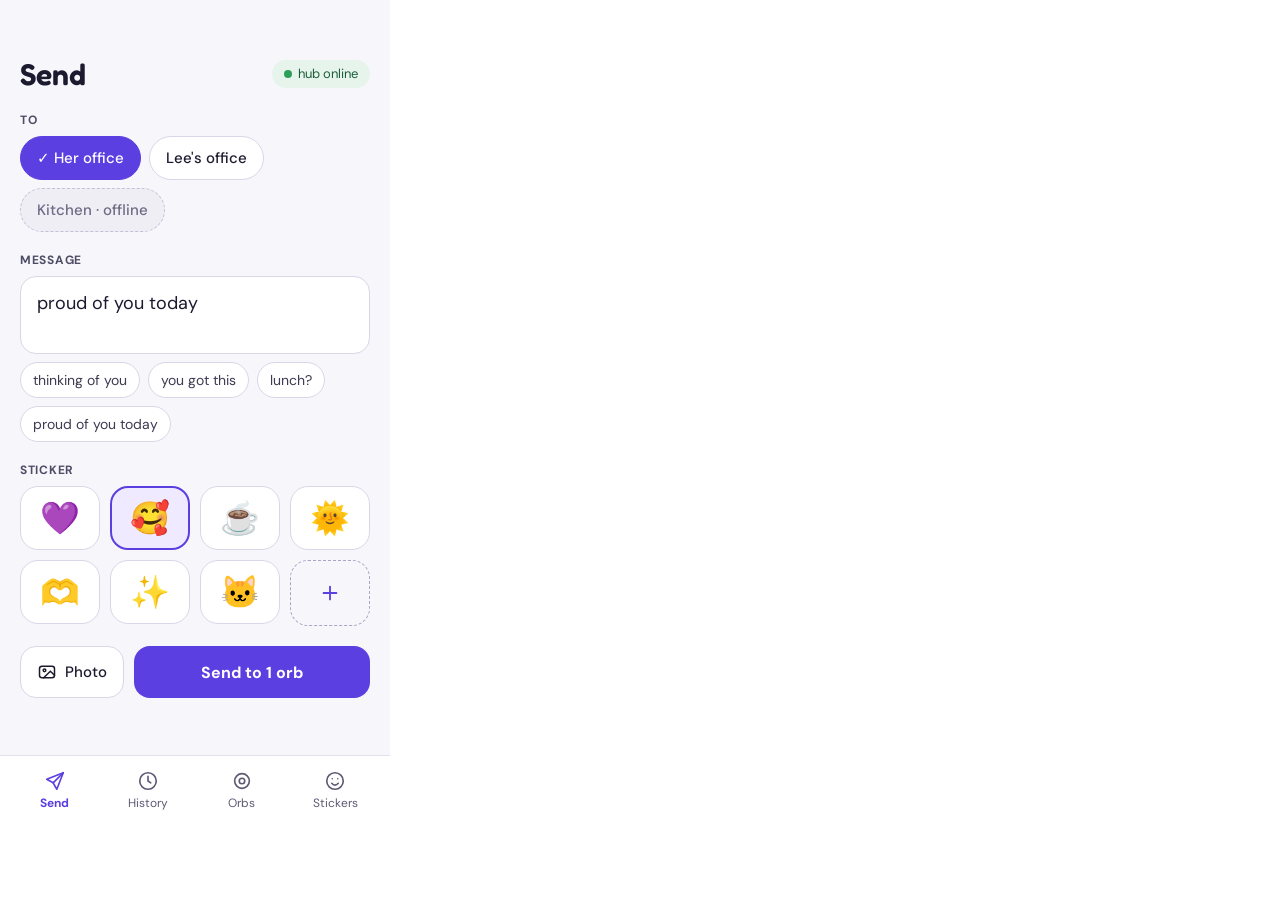
<file: design/html/10-app-send.html>
<!doctype html>
<html lang="en">
<head>
<meta charset="utf-8">
<meta name="viewport" content="width=device-width, initial-scale=1">
<title>App · Send</title>
<style>
@font-face{font-family:'Fredoka';src:url('fonts/fredoka-latin-wght-normal.woff2') format('woff2');font-weight:300 700;font-display:block}
@font-face{font-family:'DM Sans';src:url('fonts/dm-sans-latin-wght-normal.woff2') format('woff2');font-weight:100 1000;font-display:block}
@font-face{font-family:'JetBrains Mono';src:url('fonts/jetbrains-mono-latin-wght-normal.woff2') format('woff2');font-weight:100 800;font-display:block}

body{margin:0}
a{color:#5B3FE0}a:hover{color:#3F27B8}
textarea:focus,button:focus-visible,a:focus-visible{outline:2px solid #5B3FE0;outline-offset:2px}
</style>
</head>
<body>
<div style="width: 390px; height: 844px; box-sizing: border-box; background: #F7F6FB; font-family: 'DM Sans', system-ui, sans-serif; color: #1C1A2E; display: flex; flex-direction: column">
<div style="flex-grow: 1; padding: 56px 20px 16px; display: flex; flex-direction: column; gap: 20px; overflow: hidden">

<div style="display: flex; align-items: center; justify-content: space-between">
<h1 style="margin: 0; font-family: Fredoka, 'DM Sans', system-ui, sans-serif; font-size: 30px; line-height: 36px; font-weight: 600">Send</h1>
<div style="display: flex; align-items: center; gap: 6px; padding: 6px 12px; background: #E6F4EC; border-radius: 999px; font-size: 13px; line-height: 16px; color: #1F5E3A"><span style="width: 8px; height: 8px; border-radius: 50%; background: #2E9E5B"></span>hub online</div>
</div>

<div style="display: flex; flex-direction: column; gap: 8px">
<div style="font-size: 12px; line-height: 16px; letter-spacing: 0.06em; font-weight: 700; color: #4F4C66">TO</div>
<div style="display: flex; flex-wrap: wrap; gap: 8px">
<button type="button" aria-pressed="true" style="min-height: 44px; padding: 0 16px; border-radius: 999px; font-family: 'DM Sans', system-ui, sans-serif; font-size: 15px; line-height: 20px; font-weight: 500; background: #5B3FE0; color: #FFFFFF; border: 1px solid #5B3FE0;">✓ Her office</button><button type="button" aria-pressed="false" style="min-height: 44px; padding: 0 16px; border-radius: 999px; font-family: 'DM Sans', system-ui, sans-serif; font-size: 15px; line-height: 20px; font-weight: 500; background: #FFFFFF; color: #1C1A2E; border: 1px solid #D9D6E8;">Lee's office</button><button type="button" disabled style="min-height: 44px; padding: 0 16px; border-radius: 999px; font-family: 'DM Sans', system-ui, sans-serif; font-size: 15px; line-height: 20px; font-weight: 500; background: #F0EEF5; color: #6E6A85; border: 1px dashed #C4C0D6;">Kitchen · offline</button>
</div>
</div>

<div style="display: flex; flex-direction: column; gap: 8px">
<label for="msg" style="font-size: 12px; line-height: 16px; letter-spacing: 0.06em; font-weight: 700; color: #4F4C66">MESSAGE</label>
<textarea id="msg" rows="2" maxlength="80" style="box-sizing: border-box; width: 100%; resize: none; padding: 14px 16px; border: 1px solid #D9D6E8; border-radius: 16px; background: #FFFFFF; font-family: 'DM Sans', system-ui, sans-serif; font-size: 18px; line-height: 24px; color: #1C1A2E">proud of you today</textarea>
<div style="display: flex; flex-wrap: wrap; gap: 8px">
<button type="button" style="min-height: 36px; padding: 6px 12px; border: 1px solid #D9D6E8; border-radius: 999px; background: #FFFFFF; font-family: 'DM Sans', system-ui, sans-serif; font-size: 14px; line-height: 18px; color: #3D3A52">thinking of you</button><button type="button" style="min-height: 36px; padding: 6px 12px; border: 1px solid #D9D6E8; border-radius: 999px; background: #FFFFFF; font-family: 'DM Sans', system-ui, sans-serif; font-size: 14px; line-height: 18px; color: #3D3A52">you got this</button><button type="button" style="min-height: 36px; padding: 6px 12px; border: 1px solid #D9D6E8; border-radius: 999px; background: #FFFFFF; font-family: 'DM Sans', system-ui, sans-serif; font-size: 14px; line-height: 18px; color: #3D3A52">lunch?</button><button type="button" style="min-height: 36px; padding: 6px 12px; border: 1px solid #D9D6E8; border-radius: 999px; background: #FFFFFF; font-family: 'DM Sans', system-ui, sans-serif; font-size: 14px; line-height: 18px; color: #3D3A52">proud of you today</button>
</div>
</div>

<div style="display: flex; flex-direction: column; gap: 8px">
<div style="font-size: 12px; line-height: 16px; letter-spacing: 0.06em; font-weight: 700; color: #4F4C66">STICKER</div>
<div style="display: grid; grid-template-columns: repeat(4, minmax(0, 1fr)); gap: 10px">
<button type="button" aria-label="purple-heart" style="height: 64px; display: flex; align-items: center; justify-content: center; font-size: 32px; line-height: 1; border-radius: 18px; background: #FFFFFF; border: 1px solid #D9D6E8;">💜</button><button type="button" aria-label="heart-eyes" style="height: 64px; display: flex; align-items: center; justify-content: center; font-size: 32px; line-height: 1; border-radius: 18px; background: #EFEAFF; border: 2px solid #5B3FE0;">🥰</button><button type="button" aria-label="coffee" style="height: 64px; display: flex; align-items: center; justify-content: center; font-size: 32px; line-height: 1; border-radius: 18px; background: #FFFFFF; border: 1px solid #D9D6E8;">☕</button><button type="button" aria-label="sun" style="height: 64px; display: flex; align-items: center; justify-content: center; font-size: 32px; line-height: 1; border-radius: 18px; background: #FFFFFF; border: 1px solid #D9D6E8;">🌞</button><button type="button" aria-label="heart-hands" style="height: 64px; display: flex; align-items: center; justify-content: center; font-size: 32px; line-height: 1; border-radius: 18px; background: #FFFFFF; border: 1px solid #D9D6E8;">🫶</button><button type="button" aria-label="sparkles" style="height: 64px; display: flex; align-items: center; justify-content: center; font-size: 32px; line-height: 1; border-radius: 18px; background: #FFFFFF; border: 1px solid #D9D6E8;">✨</button><button type="button" aria-label="cat" style="height: 64px; display: flex; align-items: center; justify-content: center; font-size: 32px; line-height: 1; border-radius: 18px; background: #FFFFFF; border: 1px solid #D9D6E8;">🐱</button>
<a href="13-app-stickers.html" aria-label="Add sticker" style="height: 64px; display: flex; align-items: center; justify-content: center; border: 1.5px dashed #A9A4C4; border-radius: 18px; color: #5B3FE0; text-decoration: none"><svg width="22" height="22" viewBox="0 0 24 24" fill="none" stroke="currentColor" stroke-width="2" stroke-linecap="round" aria-hidden="true"><path d="M12 5v14M5 12h14"></path></svg></a>
</div>
</div>

<div style="display: flex; gap: 10px">
<button type="button" style="min-height: 52px; padding: 0 16px; display: flex; align-items: center; gap: 8px; border: 1px solid #D9D6E8; border-radius: 16px; background: #FFFFFF; font-family: 'DM Sans', system-ui, sans-serif; font-size: 15px; font-weight: 500; color: #1C1A2E; cursor: pointer"><svg width="20" height="20" viewBox="0 0 24 24" fill="none" stroke="currentColor" stroke-width="1.8" stroke-linecap="round" stroke-linejoin="round" aria-hidden="true"><rect x="3" y="5" width="18" height="14" rx="3"></rect><circle cx="9" cy="10" r="1.6"></circle><path d="M21 16l-5-5-8 8"></path></svg>Photo</button>
<button type="button" style="flex-grow: 1; min-height: 52px; border: none; border-radius: 16px; background: #5B3FE0; font-family: 'DM Sans', system-ui, sans-serif; font-size: 16px; font-weight: 700; color: #FFFFFF; cursor: pointer">Send to 1 orb</button>
</div>
</div>

<nav aria-label="Main" style="display: grid; grid-template-columns: repeat(4, minmax(0, 1fr)); padding: 8px 8px 28px; background: #FFFFFF; border-top: 1px solid #E4E1EE">
<a href="10-app-send.html" aria-current="page" style="min-height: 52px; display: flex; flex-direction: column; align-items: center; justify-content: center; gap: 4px; font-size: 12px; line-height: 14px; font-weight: 700; color: #5B3FE0; text-decoration: none"><svg width="22" height="22" viewBox="0 0 24 24" fill="none" stroke="currentColor" stroke-width="1.8" stroke-linecap="round" stroke-linejoin="round" aria-hidden="true"><path d="M21 3L10 14"></path><path d="M21 3l-7 18-4-7-7-4 18-7z"></path></svg>Send</a>
<a href="11-app-history.html" style="min-height: 52px; display: flex; flex-direction: column; align-items: center; justify-content: center; gap: 4px; font-size: 12px; line-height: 14px; color: #5E5A75; text-decoration: none"><svg width="22" height="22" viewBox="0 0 24 24" fill="none" stroke="currentColor" stroke-width="1.8" stroke-linecap="round" stroke-linejoin="round" aria-hidden="true"><circle cx="12" cy="12" r="9"></circle><path d="M12 7v5l3 2"></path></svg>History</a>
<a href="12-app-orbs.html" style="min-height: 52px; display: flex; flex-direction: column; align-items: center; justify-content: center; gap: 4px; font-size: 12px; line-height: 14px; color: #5E5A75; text-decoration: none"><svg width="22" height="22" viewBox="0 0 24 24" fill="none" stroke="currentColor" stroke-width="1.8" stroke-linecap="round" stroke-linejoin="round" aria-hidden="true"><circle cx="12" cy="12" r="8"></circle><circle cx="12" cy="12" r="3"></circle></svg>Orbs</a>
<a href="13-app-stickers.html" style="min-height: 52px; display: flex; flex-direction: column; align-items: center; justify-content: center; gap: 4px; font-size: 12px; line-height: 14px; color: #5E5A75; text-decoration: none"><svg width="22" height="22" viewBox="0 0 24 24" fill="none" stroke="currentColor" stroke-width="1.8" stroke-linecap="round" stroke-linejoin="round" aria-hidden="true"><circle cx="12" cy="12" r="9"></circle><path d="M8.5 14.5c1 1.3 2.2 2 3.5 2s2.5-.7 3.5-2"></path><path d="M9 9.5h.01M15 9.5h.01"></path></svg>Stickers</a>
</nav>
</div>
</body>
</html>
</file>
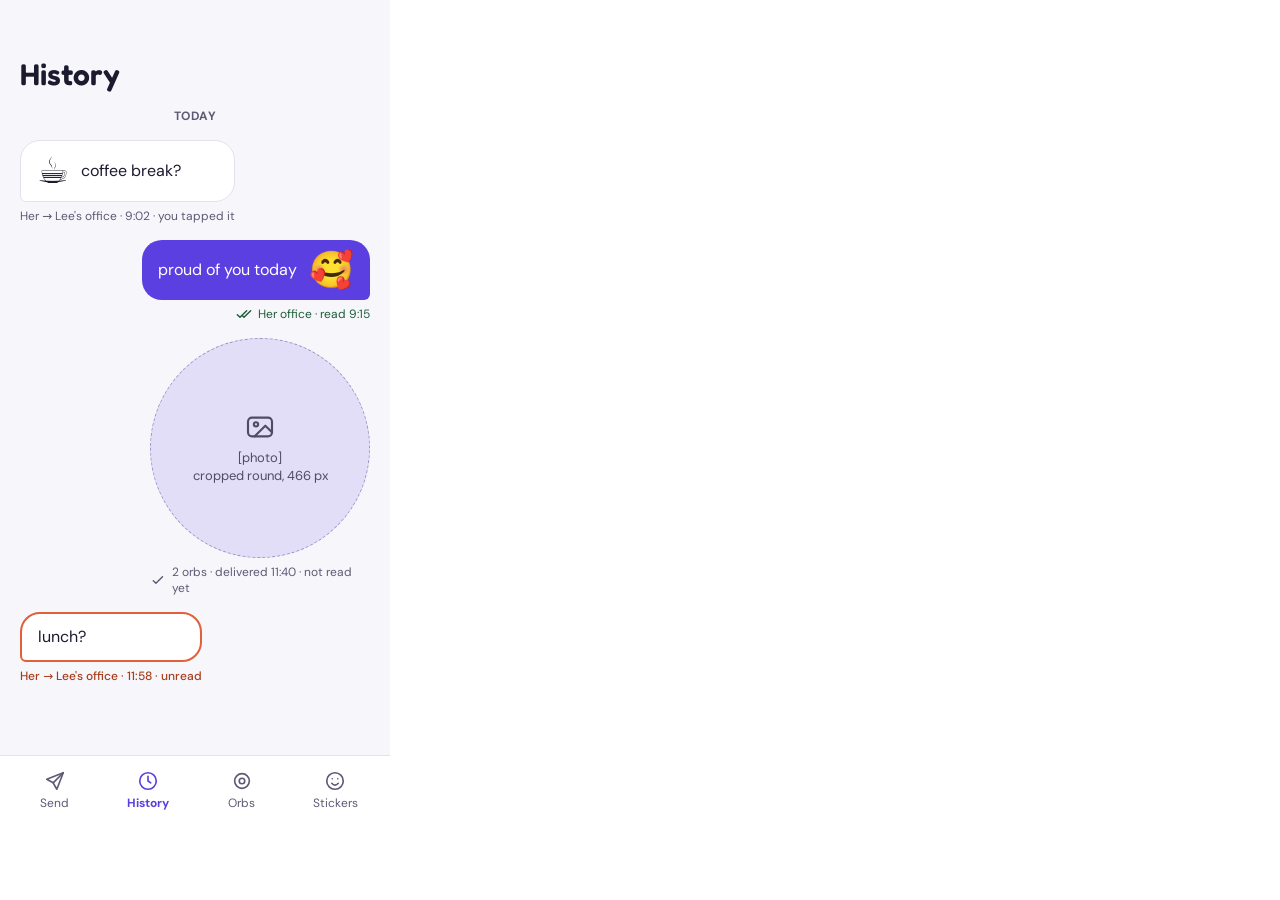
<file: design/html/11-app-history.html>
<!doctype html>
<html lang="en">
<head>
<meta charset="utf-8">
<meta name="viewport" content="width=device-width, initial-scale=1">
<title>App · History</title>
<style>
@font-face{font-family:'Fredoka';src:url('fonts/fredoka-latin-wght-normal.woff2') format('woff2');font-weight:300 700;font-display:block}
@font-face{font-family:'DM Sans';src:url('fonts/dm-sans-latin-wght-normal.woff2') format('woff2');font-weight:100 1000;font-display:block}
@font-face{font-family:'JetBrains Mono';src:url('fonts/jetbrains-mono-latin-wght-normal.woff2') format('woff2');font-weight:100 800;font-display:block}

body{margin:0}
a{color:#5B3FE0}a:hover{color:#3F27B8}
</style>
</head>
<body>
<div style="width: 390px; height: 844px; box-sizing: border-box; background: #F7F6FB; font-family: 'DM Sans', system-ui, sans-serif; color: #1C1A2E; display: flex; flex-direction: column">
<div style="flex-grow: 1; padding: 56px 20px 16px; display: flex; flex-direction: column; gap: 16px; overflow: hidden">
<h1 style="margin: 0; font-family: Fredoka, 'DM Sans', system-ui, sans-serif; font-size: 30px; line-height: 36px; font-weight: 600">History</h1>
<div style="align-self: center; font-size: 12px; line-height: 16px; letter-spacing: 0.06em; font-weight: 700; color: #5E5A75">TODAY</div>

<div style="align-self: flex-start; max-width: 260px; display: flex; flex-direction: column; gap: 6px">
<div style="padding: 12px 16px; background: #FFFFFF; border: 1px solid #E4E1EE; border-radius: 20px 20px 20px 6px; display: flex; align-items: center; gap: 12px">
<span style="font-size: 36px; line-height: 1">☕</span><span style="font-size: 16px; line-height: 22px">coffee break?</span>
</div>
<div style="font-size: 12px; line-height: 16px; color: #5E5A75">Her → Lee's office · 9:02 · you tapped it</div>
</div>

<div style="align-self: flex-end; max-width: 270px; display: flex; flex-direction: column; align-items: flex-end; gap: 6px">
<div style="padding: 12px 16px; background: #5B3FE0; color: #FFFFFF; border-radius: 20px 20px 6px 20px; display: flex; align-items: center; gap: 12px">
<span style="font-size: 16px; line-height: 22px">proud of you today</span><span style="font-size: 36px; line-height: 1">🥰</span>
</div>
<div style="display: flex; align-items: center; gap: 6px; font-size: 12px; line-height: 16px; color: #1F5E3A"><svg width="16" height="16" viewBox="0 0 24 24" fill="none" stroke="currentColor" stroke-width="2.2" stroke-linecap="round" stroke-linejoin="round" aria-hidden="true"><path d="M2 13l4 4L16 7"></path><path d="M10 15l2 2L22 7"></path></svg>Her office · read 9:15</div>
</div>

<div style="align-self: flex-end; width: 220px; display: flex; flex-direction: column; align-items: flex-end; gap: 6px">
<div style="width: 220px; height: 220px; box-sizing: border-box; border-radius: 50%; background: #E3DEF7; border: 1px dashed #9C94C8; display: flex; flex-direction: column; align-items: center; justify-content: center; gap: 6px; color: #4F4C66; font-size: 13px; line-height: 18px; text-align: center">
<svg width="32" height="32" viewBox="0 0 24 24" fill="none" stroke="currentColor" stroke-width="1.6" stroke-linecap="round" stroke-linejoin="round" aria-hidden="true"><rect x="3" y="5" width="18" height="14" rx="3"></rect><circle cx="9" cy="10" r="1.6"></circle><path d="M21 16l-5-5-8 8"></path></svg>
<span>[photo]<br>cropped round, 466 px</span>
</div>
<div style="display: flex; align-items: center; gap: 6px; font-size: 12px; line-height: 16px; color: #5E5A75"><svg width="16" height="16" viewBox="0 0 24 24" fill="none" stroke="currentColor" stroke-width="2.2" stroke-linecap="round" stroke-linejoin="round" aria-hidden="true"><path d="M5 13l4 4L19 7"></path></svg>2 orbs · delivered 11:40 · not read yet</div>
</div>

<div style="align-self: flex-start; max-width: 260px; display: flex; flex-direction: column; gap: 6px">
<div style="padding: 12px 16px; background: #FFFFFF; border: 2px solid #E0603A; border-radius: 20px 20px 20px 6px">
<span style="font-size: 16px; line-height: 22px">lunch?</span>
</div>
<div style="font-size: 12px; line-height: 16px; color: #A63E1C; font-weight: 500">Her → Lee's office · 11:58 · unread</div>
</div>
</div>

<nav aria-label="Main" style="display: grid; grid-template-columns: repeat(4, minmax(0, 1fr)); padding: 8px 8px 28px; background: #FFFFFF; border-top: 1px solid #E4E1EE">
<a href="10-app-send.html" style="min-height: 52px; display: flex; flex-direction: column; align-items: center; justify-content: center; gap: 4px; font-size: 12px; line-height: 14px; color: #5E5A75; text-decoration: none"><svg width="22" height="22" viewBox="0 0 24 24" fill="none" stroke="currentColor" stroke-width="1.8" stroke-linecap="round" stroke-linejoin="round" aria-hidden="true"><path d="M21 3L10 14"></path><path d="M21 3l-7 18-4-7-7-4 18-7z"></path></svg>Send</a>
<a href="11-app-history.html" aria-current="page" style="min-height: 52px; display: flex; flex-direction: column; align-items: center; justify-content: center; gap: 4px; font-size: 12px; line-height: 14px; font-weight: 700; color: #5B3FE0; text-decoration: none"><svg width="22" height="22" viewBox="0 0 24 24" fill="none" stroke="currentColor" stroke-width="1.8" stroke-linecap="round" stroke-linejoin="round" aria-hidden="true"><circle cx="12" cy="12" r="9"></circle><path d="M12 7v5l3 2"></path></svg>History</a>
<a href="12-app-orbs.html" style="min-height: 52px; display: flex; flex-direction: column; align-items: center; justify-content: center; gap: 4px; font-size: 12px; line-height: 14px; color: #5E5A75; text-decoration: none"><svg width="22" height="22" viewBox="0 0 24 24" fill="none" stroke="currentColor" stroke-width="1.8" stroke-linecap="round" stroke-linejoin="round" aria-hidden="true"><circle cx="12" cy="12" r="8"></circle><circle cx="12" cy="12" r="3"></circle></svg>Orbs</a>
<a href="13-app-stickers.html" style="min-height: 52px; display: flex; flex-direction: column; align-items: center; justify-content: center; gap: 4px; font-size: 12px; line-height: 14px; color: #5E5A75; text-decoration: none"><svg width="22" height="22" viewBox="0 0 24 24" fill="none" stroke="currentColor" stroke-width="1.8" stroke-linecap="round" stroke-linejoin="round" aria-hidden="true"><circle cx="12" cy="12" r="9"></circle><path d="M8.5 14.5c1 1.3 2.2 2 3.5 2s2.5-.7 3.5-2"></path><path d="M9 9.5h.01M15 9.5h.01"></path></svg>Stickers</a>
</nav>
</div>
</body>
</html>
</file>
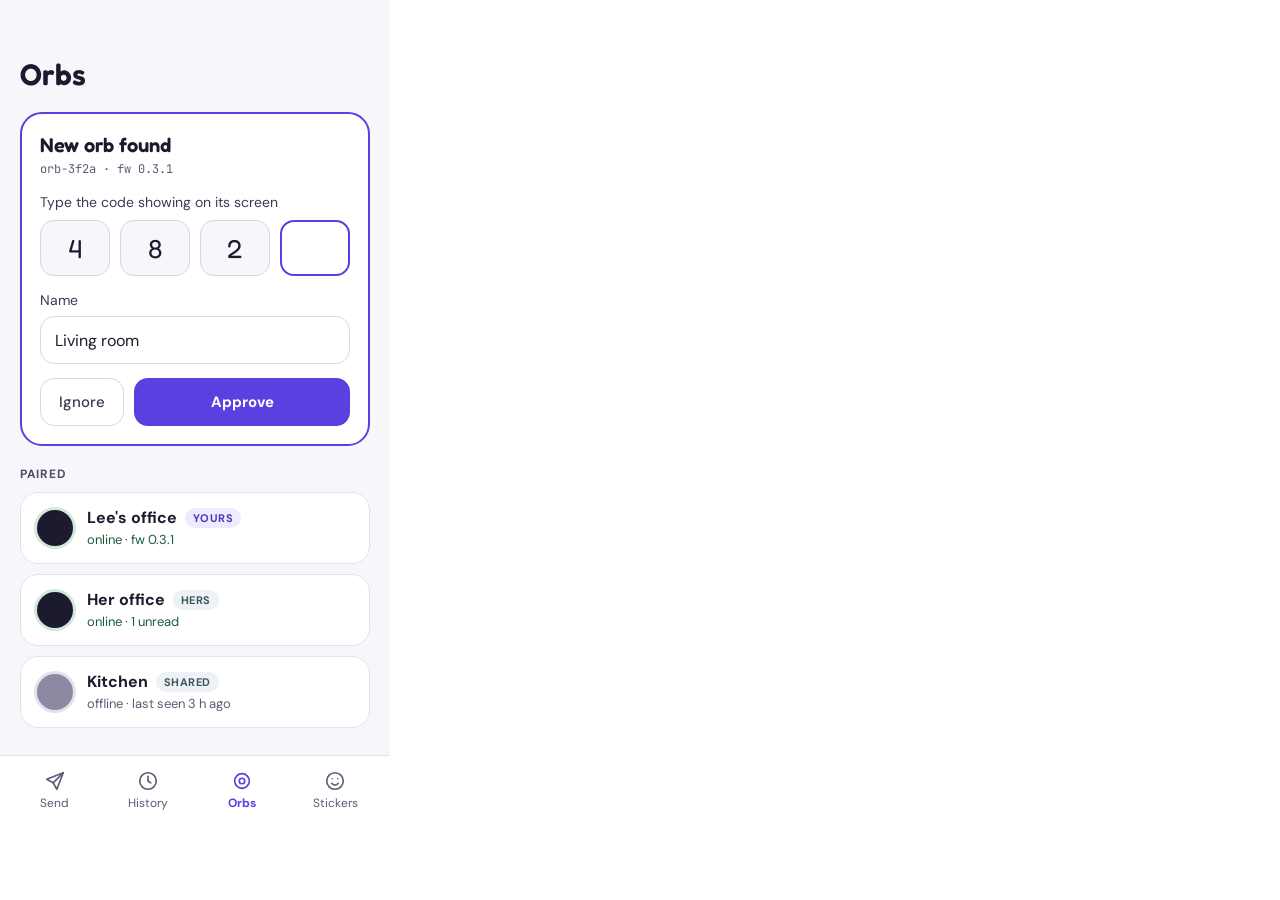
<file: design/html/12-app-orbs.html>
<!doctype html>
<html lang="en">
<head>
<meta charset="utf-8">
<meta name="viewport" content="width=device-width, initial-scale=1">
<title>App · Orbs</title>
<style>
@font-face{font-family:'Fredoka';src:url('fonts/fredoka-latin-wght-normal.woff2') format('woff2');font-weight:300 700;font-display:block}
@font-face{font-family:'DM Sans';src:url('fonts/dm-sans-latin-wght-normal.woff2') format('woff2');font-weight:100 1000;font-display:block}
@font-face{font-family:'JetBrains Mono';src:url('fonts/jetbrains-mono-latin-wght-normal.woff2') format('woff2');font-weight:100 800;font-display:block}

body{margin:0}
a{color:#5B3FE0}a:hover{color:#3F27B8}
</style>
</head>
<body>
<div style="width: 390px; height: 844px; box-sizing: border-box; background: #F7F6FB; font-family: 'DM Sans', system-ui, sans-serif; color: #1C1A2E; display: flex; flex-direction: column">
<div style="flex-grow: 1; padding: 56px 20px 16px; display: flex; flex-direction: column; gap: 20px; overflow: hidden">
<h1 style="margin: 0; font-family: Fredoka, 'DM Sans', system-ui, sans-serif; font-size: 30px; line-height: 36px; font-weight: 600">Orbs</h1>

<div style="padding: 18px; background: #FFFFFF; border: 2px solid #5B3FE0; border-radius: 22px; display: flex; flex-direction: column; gap: 14px">
<div style="display: flex; flex-direction: column; gap: 2px">
<div style="font-family: Fredoka, 'DM Sans', system-ui, sans-serif; font-size: 20px; line-height: 26px; font-weight: 600">New orb found</div>
<div style="font-family: 'JetBrains Mono', ui-monospace, monospace; font-size: 12px; line-height: 18px; color: #5E5A75">orb-3f2a · fw 0.3.1</div>
</div>
<div style="display: flex; flex-direction: column; gap: 8px">
<div style="font-size: 14px; line-height: 20px; color: #3D3A52">Type the code showing on its screen</div>
<div style="display: grid; grid-template-columns: repeat(4, minmax(0, 1fr)); gap: 10px">
<input aria-label="Code digit 1" inputmode="numeric" maxlength="1" value="4" style="box-sizing: border-box; width: 100%; height: 56px; text-align: center; border: 1px solid #D9D6E8; border-radius: 14px; background: #F7F6FB; font-family: Fredoka, 'DM Sans', system-ui, sans-serif; font-size: 26px; color: #1C1A2E">
<input aria-label="Code digit 2" inputmode="numeric" maxlength="1" value="8" style="box-sizing: border-box; width: 100%; height: 56px; text-align: center; border: 1px solid #D9D6E8; border-radius: 14px; background: #F7F6FB; font-family: Fredoka, 'DM Sans', system-ui, sans-serif; font-size: 26px; color: #1C1A2E">
<input aria-label="Code digit 3" inputmode="numeric" maxlength="1" value="2" style="box-sizing: border-box; width: 100%; height: 56px; text-align: center; border: 1px solid #D9D6E8; border-radius: 14px; background: #F7F6FB; font-family: Fredoka, 'DM Sans', system-ui, sans-serif; font-size: 26px; color: #1C1A2E">
<input aria-label="Code digit 4" inputmode="numeric" maxlength="1" value="" style="box-sizing: border-box; width: 100%; height: 56px; text-align: center; border: 2px solid #5B3FE0; border-radius: 14px; background: #FFFFFF; font-family: Fredoka, 'DM Sans', system-ui, sans-serif; font-size: 26px; color: #1C1A2E">
</div>
</div>
<div style="display: flex; flex-direction: column; gap: 6px">
<label for="orbname" style="font-size: 14px; line-height: 20px; color: #3D3A52">Name</label>
<input id="orbname" value="Living room" style="box-sizing: border-box; width: 100%; height: 48px; padding: 0 14px; border: 1px solid #D9D6E8; border-radius: 14px; background: #FFFFFF; font-family: 'DM Sans', system-ui, sans-serif; font-size: 16px; color: #1C1A2E">
</div>
<div style="display: flex; gap: 10px">
<button type="button" style="min-height: 48px; padding: 0 18px; border: 1px solid #D9D6E8; border-radius: 14px; background: #FFFFFF; font-family: 'DM Sans', system-ui, sans-serif; font-size: 15px; font-weight: 500; color: #3D3A52; cursor: pointer">Ignore</button>
<button type="button" style="flex-grow: 1; min-height: 48px; border: none; border-radius: 14px; background: #5B3FE0; font-family: 'DM Sans', system-ui, sans-serif; font-size: 15px; font-weight: 700; color: #FFFFFF; cursor: pointer">Approve</button>
</div>
</div>

<div style="display: flex; flex-direction: column; gap: 10px">
<div style="font-size: 12px; line-height: 16px; letter-spacing: 0.06em; font-weight: 700; color: #4F4C66">PAIRED</div>
<div style="padding: 14px 16px; background: #FFFFFF; border: 1px solid #E4E1EE; border-radius: 18px; display: flex; align-items: center; gap: 14px">
<span style="width: 36px; height: 36px; flex-shrink: 0; border-radius: 50%; background: #1C1A2E; box-shadow: 0 0 0 3px #CFE9DA"></span>
<div style="flex-grow: 1; display: flex; flex-direction: column; gap: 2px"><div style="display: flex; align-items: center; gap: 8px; font-size: 16px; line-height: 22px; font-weight: 700">Lee's office<span style="padding: 2px 8px; border-radius: 999px; background: #EFEAFF; font-size: 11px; line-height: 16px; letter-spacing: 0.04em; color: #4A34B8">YOURS</span></div><div style="font-size: 13px; line-height: 18px; color: #1F5E3A">online · fw 0.3.1</div></div>
</div>
<div style="padding: 14px 16px; background: #FFFFFF; border: 1px solid #E4E1EE; border-radius: 18px; display: flex; align-items: center; gap: 14px">
<span style="width: 36px; height: 36px; flex-shrink: 0; border-radius: 50%; background: #1C1A2E; box-shadow: 0 0 0 3px #CFE9DA"></span>
<div style="flex-grow: 1; display: flex; flex-direction: column; gap: 2px"><div style="display: flex; align-items: center; gap: 8px; font-size: 16px; line-height: 22px; font-weight: 700">Her office<span style="padding: 2px 8px; border-radius: 999px; background: #EEF2F4; font-size: 11px; line-height: 16px; letter-spacing: 0.04em; color: #3E5560">HERS</span></div><div style="font-size: 13px; line-height: 18px; color: #1F5E3A">online · 1 unread</div></div>
</div>
<div style="padding: 14px 16px; background: #FFFFFF; border: 1px solid #E4E1EE; border-radius: 18px; display: flex; align-items: center; gap: 14px">
<span style="width: 36px; height: 36px; flex-shrink: 0; border-radius: 50%; background: #8D89A3; box-shadow: 0 0 0 3px #E4E1EE"></span>
<div style="flex-grow: 1; display: flex; flex-direction: column; gap: 2px"><div style="display: flex; align-items: center; gap: 8px; font-size: 16px; line-height: 22px; font-weight: 700">Kitchen<span style="padding: 2px 8px; border-radius: 999px; background: #EEF2F4; font-size: 11px; line-height: 16px; letter-spacing: 0.04em; color: #3E5560">SHARED</span></div><div style="font-size: 13px; line-height: 18px; color: #5E5A75">offline · last seen 3 h ago</div></div>
</div>
</div>
</div>

<nav aria-label="Main" style="display: grid; grid-template-columns: repeat(4, minmax(0, 1fr)); padding: 8px 8px 28px; background: #FFFFFF; border-top: 1px solid #E4E1EE">
<a href="10-app-send.html" style="min-height: 52px; display: flex; flex-direction: column; align-items: center; justify-content: center; gap: 4px; font-size: 12px; line-height: 14px; color: #5E5A75; text-decoration: none"><svg width="22" height="22" viewBox="0 0 24 24" fill="none" stroke="currentColor" stroke-width="1.8" stroke-linecap="round" stroke-linejoin="round" aria-hidden="true"><path d="M21 3L10 14"></path><path d="M21 3l-7 18-4-7-7-4 18-7z"></path></svg>Send</a>
<a href="11-app-history.html" style="min-height: 52px; display: flex; flex-direction: column; align-items: center; justify-content: center; gap: 4px; font-size: 12px; line-height: 14px; color: #5E5A75; text-decoration: none"><svg width="22" height="22" viewBox="0 0 24 24" fill="none" stroke="currentColor" stroke-width="1.8" stroke-linecap="round" stroke-linejoin="round" aria-hidden="true"><circle cx="12" cy="12" r="9"></circle><path d="M12 7v5l3 2"></path></svg>History</a>
<a href="12-app-orbs.html" aria-current="page" style="min-height: 52px; display: flex; flex-direction: column; align-items: center; justify-content: center; gap: 4px; font-size: 12px; line-height: 14px; font-weight: 700; color: #5B3FE0; text-decoration: none"><svg width="22" height="22" viewBox="0 0 24 24" fill="none" stroke="currentColor" stroke-width="1.8" stroke-linecap="round" stroke-linejoin="round" aria-hidden="true"><circle cx="12" cy="12" r="8"></circle><circle cx="12" cy="12" r="3"></circle></svg>Orbs</a>
<a href="13-app-stickers.html" style="min-height: 52px; display: flex; flex-direction: column; align-items: center; justify-content: center; gap: 4px; font-size: 12px; line-height: 14px; color: #5E5A75; text-decoration: none"><svg width="22" height="22" viewBox="0 0 24 24" fill="none" stroke="currentColor" stroke-width="1.8" stroke-linecap="round" stroke-linejoin="round" aria-hidden="true"><circle cx="12" cy="12" r="9"></circle><path d="M8.5 14.5c1 1.3 2.2 2 3.5 2s2.5-.7 3.5-2"></path><path d="M9 9.5h.01M15 9.5h.01"></path></svg>Stickers</a>
</nav>
</div>
</body>
</html>
</file>
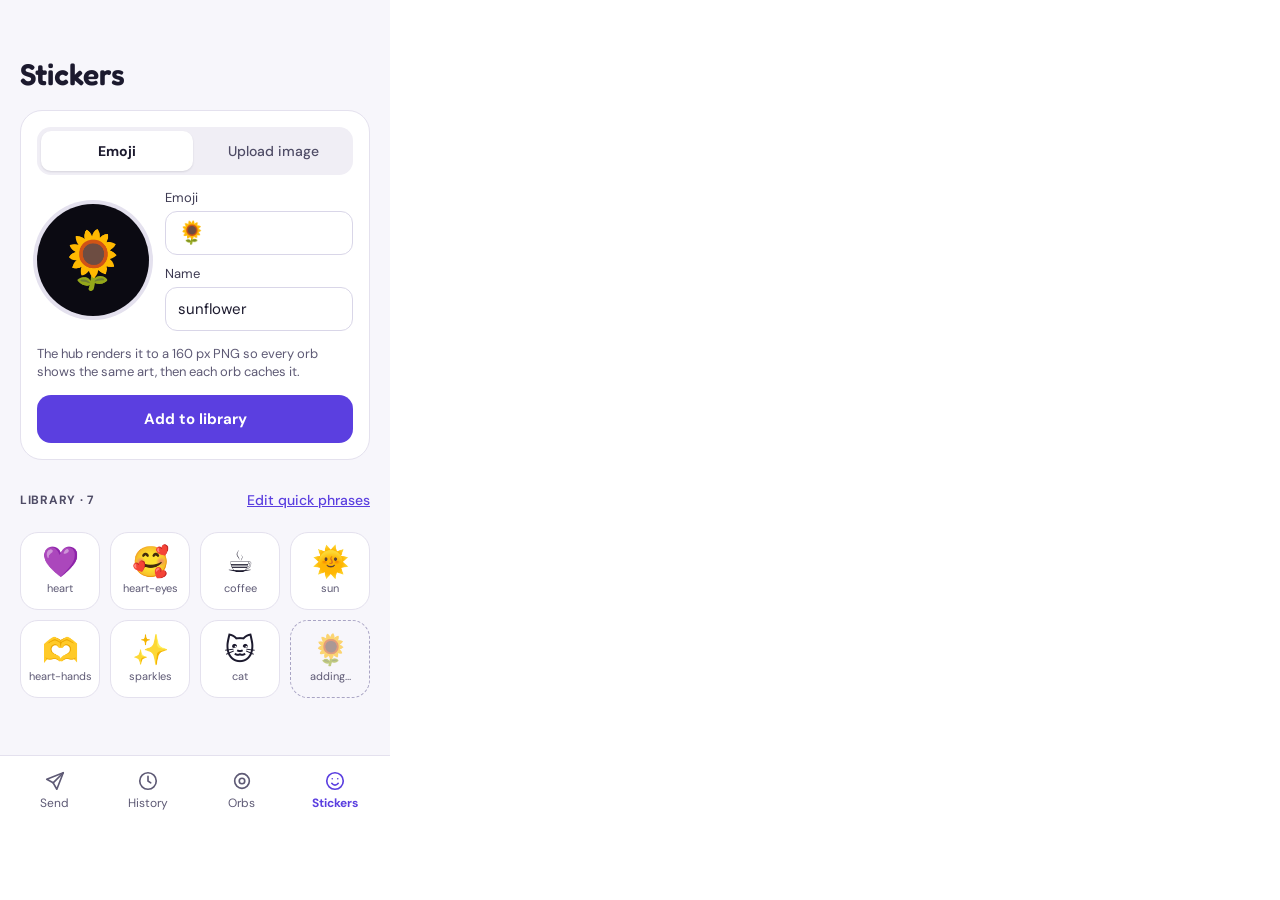
<file: design/html/13-app-stickers.html>
<!doctype html>
<html lang="en">
<head>
<meta charset="utf-8">
<meta name="viewport" content="width=device-width, initial-scale=1">
<title>App · Stickers</title>
<style>
@font-face{font-family:'Fredoka';src:url('fonts/fredoka-latin-wght-normal.woff2') format('woff2');font-weight:300 700;font-display:block}
@font-face{font-family:'DM Sans';src:url('fonts/dm-sans-latin-wght-normal.woff2') format('woff2');font-weight:100 1000;font-display:block}
@font-face{font-family:'JetBrains Mono';src:url('fonts/jetbrains-mono-latin-wght-normal.woff2') format('woff2');font-weight:100 800;font-display:block}

body{margin:0}
a{color:#5B3FE0}a:hover{color:#3F27B8}
</style>
</head>
<body>
<div style="width: 390px; height: 844px; box-sizing: border-box; background: #F7F6FB; font-family: 'DM Sans', system-ui, sans-serif; color: #1C1A2E; display: flex; flex-direction: column">
<div style="flex-grow: 1; padding: 56px 20px 16px; display: flex; flex-direction: column; gap: 18px; overflow: hidden">
<h1 style="margin: 0; font-family: Fredoka, 'DM Sans', system-ui, sans-serif; font-size: 30px; line-height: 36px; font-weight: 600">Stickers</h1>

<div style="padding: 16px; background: #FFFFFF; border: 1px solid #E4E1EE; border-radius: 22px; display: flex; flex-direction: column; gap: 14px">
<div style="display: grid; grid-template-columns: repeat(2, minmax(0, 1fr)); gap: 4px; padding: 4px; background: #F0EEF5; border-radius: 14px">
<button type="button" aria-pressed="true" style="min-height: 40px; border: none; border-radius: 10px; background: #FFFFFF; font-family: 'DM Sans', system-ui, sans-serif; font-size: 14px; font-weight: 700; color: #1C1A2E; box-shadow: 0 1px 2px rgba(28,26,46,0.12); cursor: pointer">Emoji</button>
<button type="button" aria-pressed="false" style="min-height: 40px; border: none; border-radius: 10px; background: transparent; font-family: 'DM Sans', system-ui, sans-serif; font-size: 14px; font-weight: 500; color: #4F4C66; cursor: pointer">Upload image</button>
</div>
<div style="display: flex; align-items: center; gap: 16px">
<div aria-hidden="true" style="width: 112px; height: 112px; flex-shrink: 0; border-radius: 50%; background: #0B0A12; box-shadow: 0 0 0 4px #E4E1EE; display: flex; align-items: center; justify-content: center; font-size: 56px; line-height: 1">🌻</div>
<div style="flex-grow: 1; display: flex; flex-direction: column; gap: 10px">
<div style="display: flex; flex-direction: column; gap: 4px">
<label for="emo" style="font-size: 13px; line-height: 18px; color: #3D3A52">Emoji</label>
<input id="emo" value="🌻" style="box-sizing: border-box; width: 100%; height: 44px; padding: 0 12px; border: 1px solid #D9D6E8; border-radius: 12px; font-size: 22px; color: #1C1A2E">
</div>
<div style="display: flex; flex-direction: column; gap: 4px">
<label for="stkname" style="font-size: 13px; line-height: 18px; color: #3D3A52">Name</label>
<input id="stkname" value="sunflower" style="box-sizing: border-box; width: 100%; height: 44px; padding: 0 12px; border: 1px solid #D9D6E8; border-radius: 12px; font-family: 'DM Sans', system-ui, sans-serif; font-size: 15px; color: #1C1A2E">
</div>
</div>
</div>
<div style="font-size: 13px; line-height: 18px; color: #5E5A75">The hub renders it to a 160 px PNG so every orb shows the same art, then each orb caches it.</div>
<button type="button" style="min-height: 48px; border: none; border-radius: 14px; background: #5B3FE0; font-family: 'DM Sans', system-ui, sans-serif; font-size: 15px; font-weight: 700; color: #FFFFFF; cursor: pointer">Add to library</button>
</div>

<div style="display: flex; flex-direction: column; gap: 10px">
<div style="display: flex; align-items: center; justify-content: space-between">
<div style="font-size: 12px; line-height: 16px; letter-spacing: 0.06em; font-weight: 700; color: #4F4C66">LIBRARY · 7</div>
<a href="#phrases" style="font-size: 14px; line-height: 20px; font-weight: 500; min-height: 44px; display: flex; align-items: center">Edit quick phrases</a>
</div>
<div style="display: grid; grid-template-columns: repeat(4, minmax(0, 1fr)); gap: 10px">
<div style="height: 76px; display: flex; flex-direction: column; align-items: center; justify-content: center; gap: 4px; background: #FFFFFF; border: 1px solid #E4E1EE; border-radius: 18px"><span style="font-size: 30px; line-height: 1">💜</span><span style="font-size: 11px; line-height: 14px; color: #5E5A75">heart</span></div>
<div style="height: 76px; display: flex; flex-direction: column; align-items: center; justify-content: center; gap: 4px; background: #FFFFFF; border: 1px solid #E4E1EE; border-radius: 18px"><span style="font-size: 30px; line-height: 1">🥰</span><span style="font-size: 11px; line-height: 14px; color: #5E5A75">heart-eyes</span></div>
<div style="height: 76px; display: flex; flex-direction: column; align-items: center; justify-content: center; gap: 4px; background: #FFFFFF; border: 1px solid #E4E1EE; border-radius: 18px"><span style="font-size: 30px; line-height: 1">☕</span><span style="font-size: 11px; line-height: 14px; color: #5E5A75">coffee</span></div>
<div style="height: 76px; display: flex; flex-direction: column; align-items: center; justify-content: center; gap: 4px; background: #FFFFFF; border: 1px solid #E4E1EE; border-radius: 18px"><span style="font-size: 30px; line-height: 1">🌞</span><span style="font-size: 11px; line-height: 14px; color: #5E5A75">sun</span></div>
<div style="height: 76px; display: flex; flex-direction: column; align-items: center; justify-content: center; gap: 4px; background: #FFFFFF; border: 1px solid #E4E1EE; border-radius: 18px"><span style="font-size: 30px; line-height: 1">🫶</span><span style="font-size: 11px; line-height: 14px; color: #5E5A75">heart-hands</span></div>
<div style="height: 76px; display: flex; flex-direction: column; align-items: center; justify-content: center; gap: 4px; background: #FFFFFF; border: 1px solid #E4E1EE; border-radius: 18px"><span style="font-size: 30px; line-height: 1">✨</span><span style="font-size: 11px; line-height: 14px; color: #5E5A75">sparkles</span></div>
<div style="height: 76px; display: flex; flex-direction: column; align-items: center; justify-content: center; gap: 4px; background: #FFFFFF; border: 1px solid #E4E1EE; border-radius: 18px"><span style="font-size: 30px; line-height: 1">🐱</span><span style="font-size: 11px; line-height: 14px; color: #5E5A75">cat</span></div>
<div style="height: 76px; display: flex; flex-direction: column; align-items: center; justify-content: center; gap: 4px; background: #F7F6FB; border: 1.5px dashed #A9A4C4; border-radius: 18px"><span style="font-size: 30px; line-height: 1; opacity: 0.55">🌻</span><span style="font-size: 11px; line-height: 14px; color: #5E5A75">adding…</span></div>
</div>
</div>
</div>

<nav aria-label="Main" style="display: grid; grid-template-columns: repeat(4, minmax(0, 1fr)); padding: 8px 8px 28px; background: #FFFFFF; border-top: 1px solid #E4E1EE">
<a href="10-app-send.html" style="min-height: 52px; display: flex; flex-direction: column; align-items: center; justify-content: center; gap: 4px; font-size: 12px; line-height: 14px; color: #5E5A75; text-decoration: none"><svg width="22" height="22" viewBox="0 0 24 24" fill="none" stroke="currentColor" stroke-width="1.8" stroke-linecap="round" stroke-linejoin="round" aria-hidden="true"><path d="M21 3L10 14"></path><path d="M21 3l-7 18-4-7-7-4 18-7z"></path></svg>Send</a>
<a href="11-app-history.html" style="min-height: 52px; display: flex; flex-direction: column; align-items: center; justify-content: center; gap: 4px; font-size: 12px; line-height: 14px; color: #5E5A75; text-decoration: none"><svg width="22" height="22" viewBox="0 0 24 24" fill="none" stroke="currentColor" stroke-width="1.8" stroke-linecap="round" stroke-linejoin="round" aria-hidden="true"><circle cx="12" cy="12" r="9"></circle><path d="M12 7v5l3 2"></path></svg>History</a>
<a href="12-app-orbs.html" style="min-height: 52px; display: flex; flex-direction: column; align-items: center; justify-content: center; gap: 4px; font-size: 12px; line-height: 14px; color: #5E5A75; text-decoration: none"><svg width="22" height="22" viewBox="0 0 24 24" fill="none" stroke="currentColor" stroke-width="1.8" stroke-linecap="round" stroke-linejoin="round" aria-hidden="true"><circle cx="12" cy="12" r="8"></circle><circle cx="12" cy="12" r="3"></circle></svg>Orbs</a>
<a href="13-app-stickers.html" aria-current="page" style="min-height: 52px; display: flex; flex-direction: column; align-items: center; justify-content: center; gap: 4px; font-size: 12px; line-height: 14px; font-weight: 700; color: #5B3FE0; text-decoration: none"><svg width="22" height="22" viewBox="0 0 24 24" fill="none" stroke="currentColor" stroke-width="1.8" stroke-linecap="round" stroke-linejoin="round" aria-hidden="true"><circle cx="12" cy="12" r="9"></circle><path d="M8.5 14.5c1 1.3 2.2 2 3.5 2s2.5-.7 3.5-2"></path><path d="M9 9.5h.01M15 9.5h.01"></path></svg>Stickers</a>
</nav>
</div>
</body>
</html>
</file>
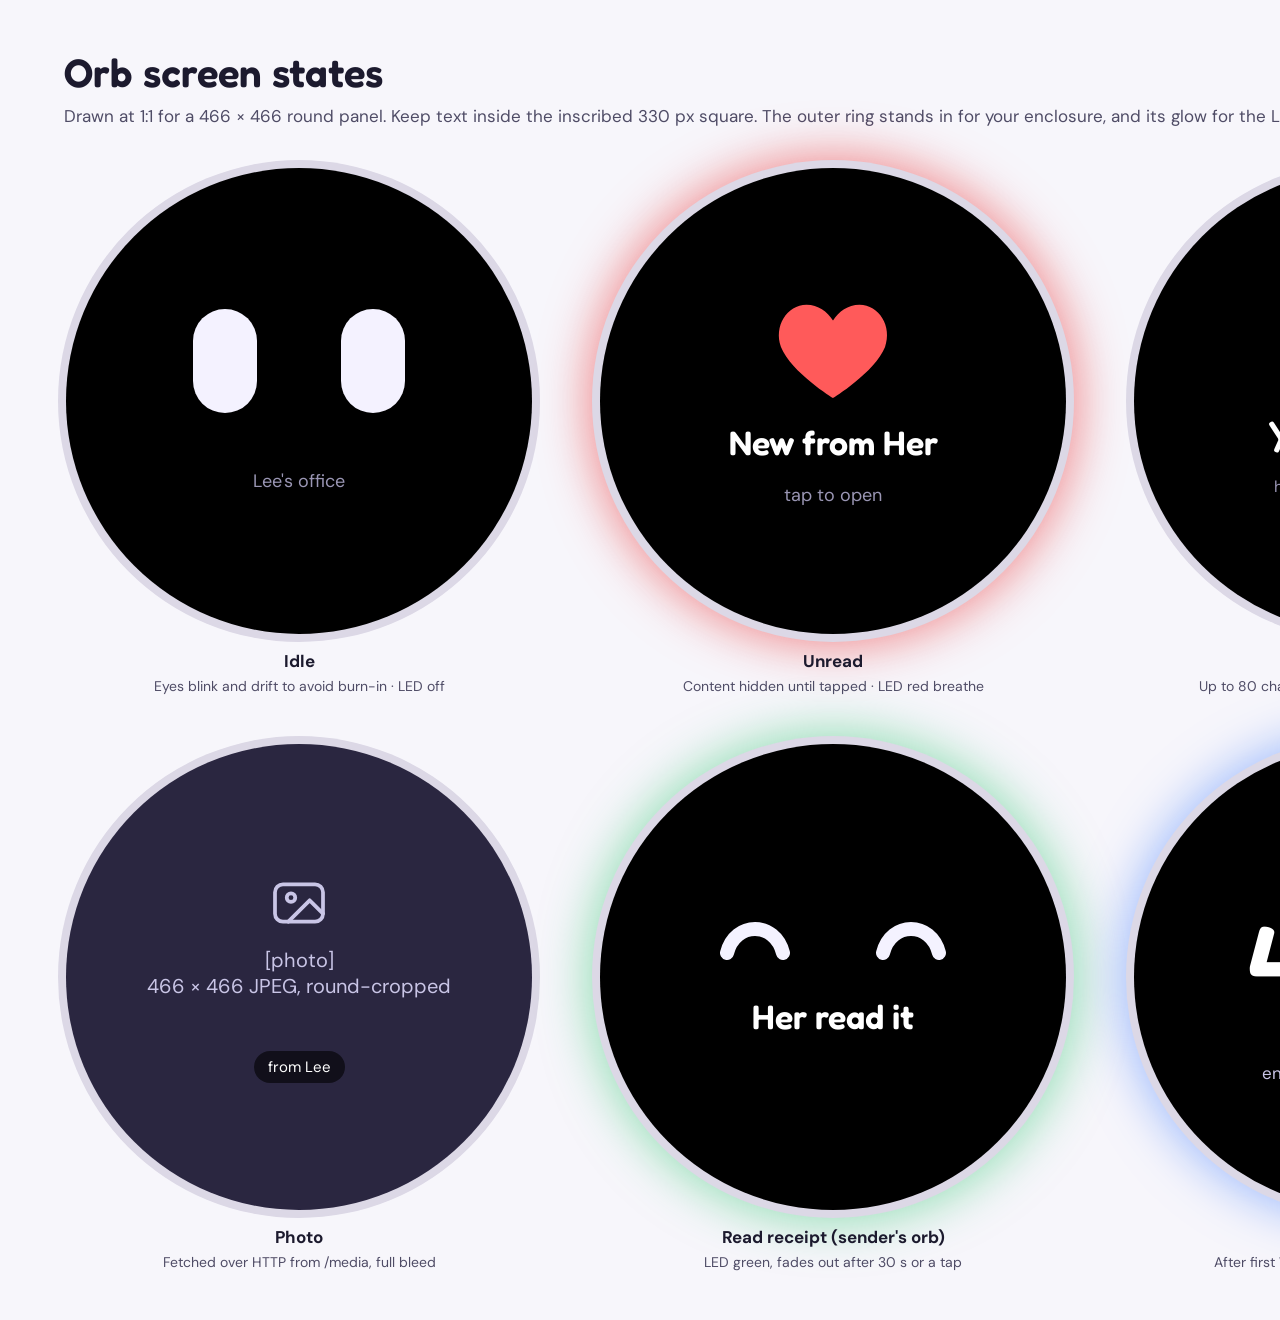
<file: design/html/20-orb-screen-states.html>
<!doctype html>
<html lang="en">
<head>
<meta charset="utf-8">
<meta name="viewport" content="width=device-width, initial-scale=1">
<title>Orb screen states</title>
<style>
@font-face{font-family:'Fredoka';src:url('fonts/fredoka-latin-wght-normal.woff2') format('woff2');font-weight:300 700;font-display:block}
@font-face{font-family:'DM Sans';src:url('fonts/dm-sans-latin-wght-normal.woff2') format('woff2');font-weight:100 1000;font-display:block}
@font-face{font-family:'JetBrains Mono';src:url('fonts/jetbrains-mono-latin-wght-normal.woff2') format('woff2');font-weight:100 800;font-display:block}

body{margin:0}
a{color:#5B3FE0}a:hover{color:#3F27B8}
</style>
</head>
<body>
<div style="width: 2200px; height: 1320px; box-sizing: border-box; padding: 48px 64px 52px; background: #F7F6FB; font-family: 'DM Sans', system-ui, sans-serif; color: #1C1A2E; display: flex; flex-direction: column; gap: 40px">
<div style="display: flex; flex-direction: column; gap: 8px">
<h1 style="margin: 0; font-family: Fredoka, 'DM Sans', system-ui, sans-serif; font-size: 40px; line-height: 48px; font-weight: 600">Orb screen states</h1>
<p style="margin: 0; font-size: 17px; line-height: 24px; color: #4F4C66">Drawn at 1:1 for a 466 × 466 round panel. Keep text inside the inscribed 330 px square. The outer ring stands in for your enclosure, and its glow for the LED.</p>
</div>

<div style="display: grid; grid-template-columns: repeat(4, minmax(0, 1fr)); column-gap: 64px; row-gap: 48px">

<div style="display: flex; flex-direction: column; align-items: center; gap: 16px">
<div style="width: 466px; height: 466px; border-radius: 50%; background: #000000; box-shadow: 0 0 0 8px #DCD8E6; display: flex; flex-direction: column; align-items: center; justify-content: center; gap: 56px">
<div style="display: flex; gap: 84px"><span style="width: 64px; height: 104px; border-radius: 32px; background: #F4F2FF"></span><span style="width: 64px; height: 104px; border-radius: 32px; background: #F4F2FF"></span></div>
<div style="font-size: 18px; line-height: 24px; color: #9A96B4">Lee's office</div>
</div>
<div style="text-align: center; display: flex; flex-direction: column; gap: 4px"><b style="font-size: 17px; line-height: 22px">Idle</b><span style="font-size: 14px; line-height: 20px; color: #4F4C66">Eyes blink and drift to avoid burn-in · LED off</span></div>
</div>

<div style="display: flex; flex-direction: column; align-items: center; gap: 16px">
<div style="width: 466px; height: 466px; border-radius: 50%; background: #000000; box-shadow: 0 0 0 8px #DCD8E6, 0 0 48px 12px rgba(235, 50, 50, 0.55); display: flex; flex-direction: column; align-items: center; justify-content: center; gap: 20px">
<svg width="120" height="108" viewBox="0 0 24 22" aria-hidden="true"><path d="M12 21s-8.5-5.2-10.6-10.4C-0.1 6.4 2.6 2 6.6 2c2.4 0 4.2 1.4 5.4 3.2C13.2 3.4 15 2 17.4 2c4 0 6.7 4.4 5.2 8.6C20.5 15.8 12 21 12 21z" fill="#FF5A5A"></path></svg>
<div style="font-family: Fredoka, 'DM Sans', system-ui, sans-serif; font-size: 34px; line-height: 40px; font-weight: 600; color: #FFFFFF">New from Her</div>
<div style="font-size: 18px; line-height: 24px; color: #9A96B4">tap to open</div>
</div>
<div style="text-align: center; display: flex; flex-direction: column; gap: 4px"><b style="font-size: 17px; line-height: 22px">Unread</b><span style="font-size: 14px; line-height: 20px; color: #4F4C66">Content hidden until tapped · LED red breathe</span></div>
</div>

<div style="display: flex; flex-direction: column; align-items: center; gap: 16px">
<div style="width: 466px; height: 466px; border-radius: 50%; background: #000000; box-shadow: 0 0 0 8px #DCD8E6; display: flex; flex-direction: column; align-items: center; justify-content: center; gap: 24px">
<div style="font-size: 16px; line-height: 20px; color: #9A96B4">Her · 11:58</div>
<div style="width: 330px; text-align: center; font-family: Fredoka, 'DM Sans', system-ui, sans-serif; font-size: 44px; line-height: 52px; font-weight: 500; color: #FFFFFF; text-wrap: balance">proud of you today</div>
<div style="font-size: 16px; line-height: 20px; color: #9A96B4">hold to send a heart back</div>
</div>
<div style="text-align: center; display: flex; flex-direction: column; gap: 4px"><b style="font-size: 17px; line-height: 22px">Text</b><span style="font-size: 14px; line-height: 20px; color: #4F4C66">Up to 80 characters, auto-sized · LED off once read</span></div>
</div>

<div style="display: flex; flex-direction: column; align-items: center; gap: 16px">
<div style="width: 466px; height: 466px; border-radius: 50%; background: #000000; box-shadow: 0 0 0 8px #DCD8E6; display: flex; flex-direction: column; align-items: center; justify-content: center; gap: 20px">
<div style="font-size: 150px; line-height: 1">🥰</div>
<div style="width: 330px; text-align: center; font-family: Fredoka, 'DM Sans', system-ui, sans-serif; font-size: 30px; line-height: 36px; font-weight: 500; color: #FFFFFF">thinking of you</div>
</div>
<div style="text-align: center; display: flex; flex-direction: column; gap: 4px"><b style="font-size: 17px; line-height: 22px">Sticker + caption</b><span style="font-size: 14px; line-height: 20px; color: #4F4C66">160 px PNG from the orb's local cache</span></div>
</div>

<div style="display: flex; flex-direction: column; align-items: center; gap: 16px">
<div style="width: 466px; height: 466px; box-sizing: border-box; border-radius: 50%; background: #2A2640; box-shadow: 0 0 0 8px #DCD8E6; display: flex; flex-direction: column; align-items: center; justify-content: center; gap: 12px; color: #C9C5E6">
<svg width="64" height="64" viewBox="0 0 24 24" fill="none" stroke="currentColor" stroke-width="1.4" stroke-linecap="round" stroke-linejoin="round" aria-hidden="true"><rect x="3" y="5" width="18" height="14" rx="3"></rect><circle cx="9" cy="10" r="1.6"></circle><path d="M21 16l-5-5-8 8"></path></svg>
<div style="font-size: 20px; line-height: 26px; text-align: center">[photo]<br>466 × 466 JPEG, round-cropped</div>
<div style="margin-top: 40px; padding: 6px 14px; border-radius: 999px; background: rgba(0,0,0,0.6); font-size: 15px; line-height: 20px; color: #FFFFFF">from Lee</div>
</div>
<div style="text-align: center; display: flex; flex-direction: column; gap: 4px"><b style="font-size: 17px; line-height: 22px">Photo</b><span style="font-size: 14px; line-height: 20px; color: #4F4C66">Fetched over HTTP from /media, full bleed</span></div>
</div>

<div style="display: flex; flex-direction: column; align-items: center; gap: 16px">
<div style="width: 466px; height: 466px; border-radius: 50%; background: #000000; box-shadow: 0 0 0 8px #DCD8E6, 0 0 48px 12px rgba(46, 200, 110, 0.5); display: flex; flex-direction: column; align-items: center; justify-content: center; gap: 36px">
<div style="display: flex; gap: 84px"><svg width="72" height="44" viewBox="0 0 72 44" fill="none" stroke="#F4F2FF" stroke-width="14" stroke-linecap="round" aria-hidden="true"><path d="M8 36 C 16 4, 56 4, 64 36"></path></svg><svg width="72" height="44" viewBox="0 0 72 44" fill="none" stroke="#F4F2FF" stroke-width="14" stroke-linecap="round" aria-hidden="true"><path d="M8 36 C 16 4, 56 4, 64 36"></path></svg></div>
<div style="font-family: Fredoka, 'DM Sans', system-ui, sans-serif; font-size: 34px; line-height: 40px; font-weight: 600; color: #FFFFFF">Her read it</div>
</div>
<div style="text-align: center; display: flex; flex-direction: column; gap: 4px"><b style="font-size: 17px; line-height: 22px">Read receipt (sender's orb)</b><span style="font-size: 14px; line-height: 20px; color: #4F4C66">LED green, fades out after 30 s or a tap</span></div>
</div>

<div style="display: flex; flex-direction: column; align-items: center; gap: 16px">
<div style="width: 466px; height: 466px; border-radius: 50%; background: #000000; box-shadow: 0 0 0 8px #DCD8E6, 0 0 48px 12px rgba(70, 130, 255, 0.5); display: flex; flex-direction: column; align-items: center; justify-content: center; gap: 12px">
<div style="font-size: 18px; line-height: 24px; color: #9A96B4">pair me</div>
<div style="font-family: Fredoka, 'DM Sans', system-ui, sans-serif; font-size: 100px; line-height: 110px; font-weight: 600; letter-spacing: 0.08em; color: #FFFFFF">4821</div>
<div style="font-family: 'JetBrains Mono', ui-monospace, monospace; font-size: 16px; line-height: 22px; color: #9A96B4">orb-3f2a</div>
<div style="width: 300px; text-align: center; font-size: 17px; line-height: 24px; color: #C9C5E6">enter this code in the app</div>
</div>
<div style="text-align: center; display: flex; flex-direction: column; gap: 4px"><b style="font-size: 17px; line-height: 22px">Pairing</b><span style="font-size: 14px; line-height: 20px; color: #4F4C66">After first Wi-Fi setup · LED blue until approved</span></div>
</div>

<div style="display: flex; flex-direction: column; align-items: center; gap: 16px">
<div style="width: 466px; height: 466px; border-radius: 50%; background: #000000; box-shadow: 0 0 0 8px #DCD8E6, 0 0 40px 8px rgba(245, 170, 40, 0.45); display: flex; flex-direction: column; align-items: center; justify-content: center; gap: 20px">
<svg width="72" height="72" viewBox="0 0 48 48" fill="none" stroke-width="5" stroke-linecap="round" aria-hidden="true"><circle cx="24" cy="24" r="19" stroke="#2E2B40"></circle><path d="M24 5 A 19 19 0 0 1 43 24" stroke="#F5AA28"></path></svg>
<div style="font-family: Fredoka, 'DM Sans', system-ui, sans-serif; font-size: 30px; line-height: 36px; font-weight: 600; color: #FFFFFF">Can't reach the hub…</div>
<div style="width: 300px; text-align: center; font-size: 16px; line-height: 22px; color: #9A96B4">mqtt.home.lan · hold the button 5 s to redo Wi-Fi setup</div>
</div>
<div style="text-align: center; display: flex; flex-direction: column; gap: 4px"><b style="font-size: 17px; line-height: 22px">Broker unreachable</b><span style="font-size: 14px; line-height: 20px; color: #4F4C66">Retries with backoff · LED amber, slow</span></div>
</div>

</div>
</div>
</body>
</html>
</file>
